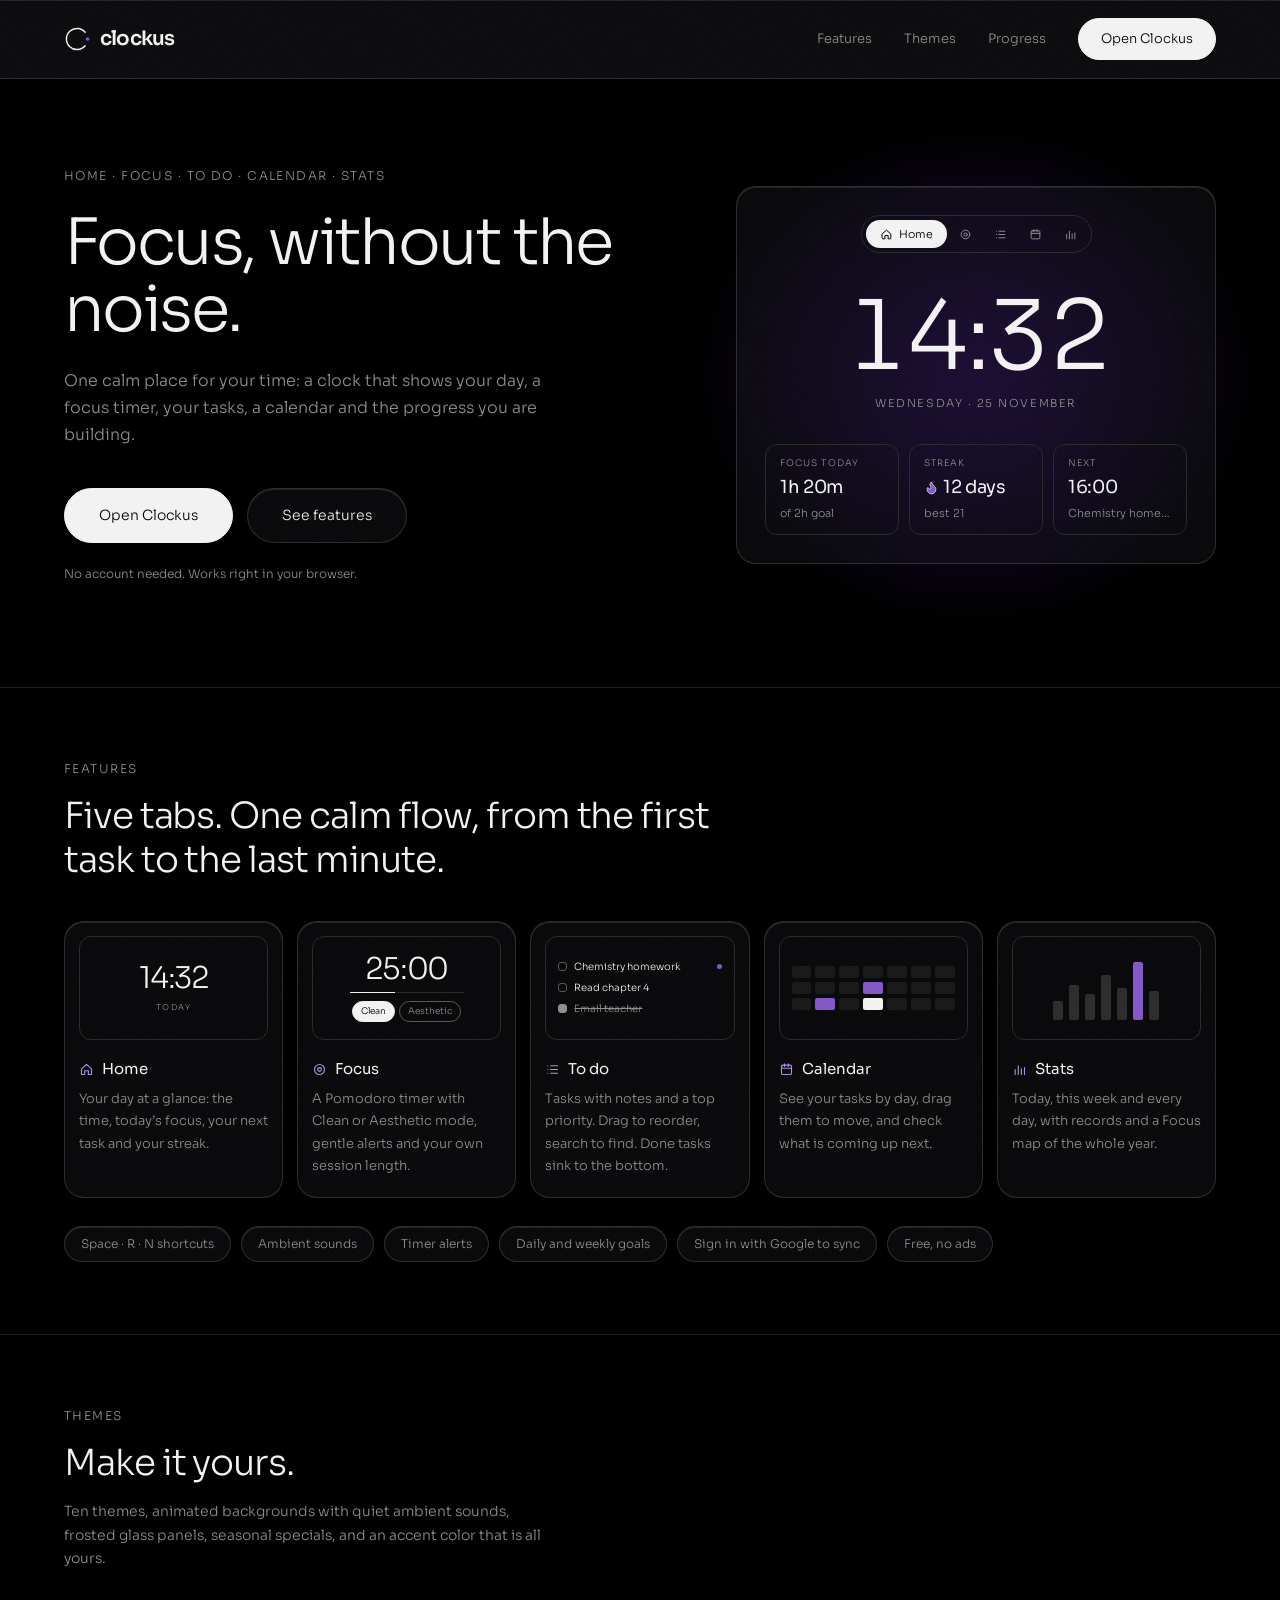
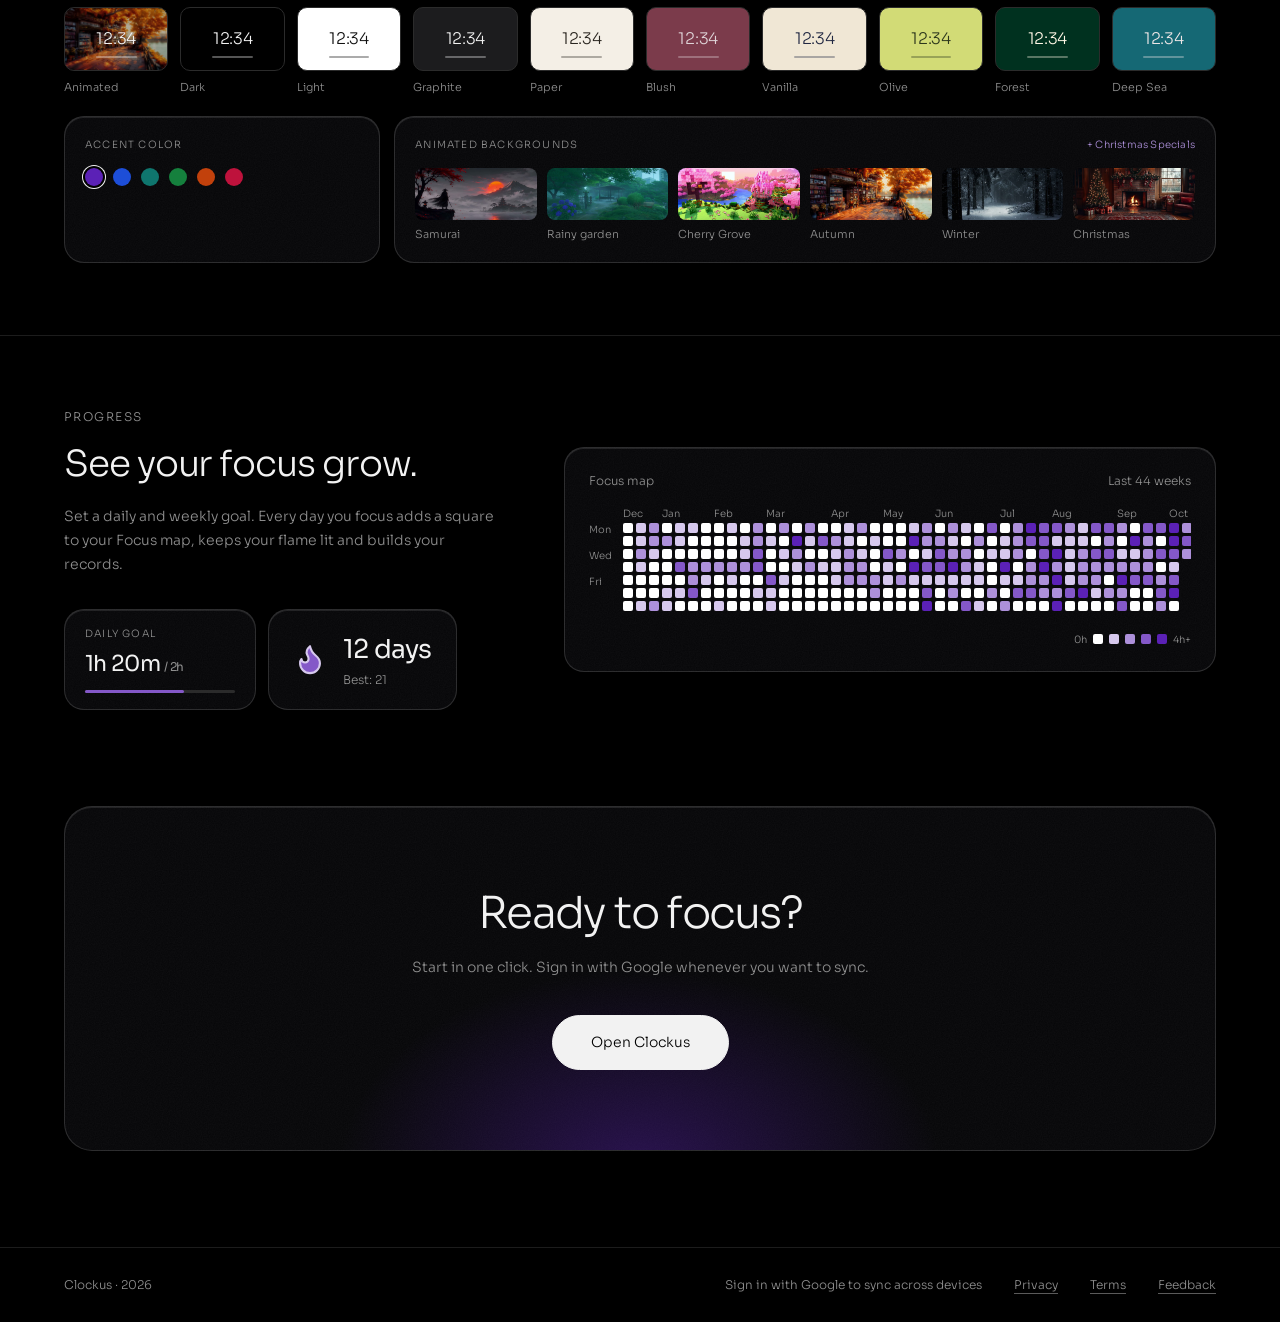
<file: index.html>
<!DOCTYPE html>
<html lang="en">
<head>
    <meta charset="UTF-8">
    <meta name="viewport" content="width=device-width, initial-scale=1.0">
    <title>Clockus · Focus, without the noise</title>
    <meta name="description" content="Clockus is a calm focus timer with a pomodoro, clock, to-do list and stats. No account needed.">
    <meta name="theme-color" content="#000000">
    <link rel="icon" href="favicon.svg" type="image/svg+xml">
    <link rel="icon" href="favicon.ico" sizes="48x48">
    <link rel="apple-touch-icon" href="apple-touch-icon.png">
    <link rel="manifest" href="/manifest.json">
    <!-- GoatCounter: visits counted anonymously, no cookies (see privacy.html) -->
    <script data-goatcounter="https://clockus.goatcounter.com/count" async src="//gc.zgo.at/count.js"></script>
    <meta property="og:type" content="website">
    <meta property="og:site_name" content="Clockus">
    <meta property="og:title" content="Clockus · Focus, without the noise">
    <meta property="og:description" content="A calm pomodoro timer, clock and to-do list, with stats, streaks and sync.">
    <meta property="og:url" content="https://clockus.live/">
    <meta property="og:image" content="https://clockus.live/og-image.png">
    <meta property="og:image:width" content="1200">
    <meta property="og:image:height" content="630">
    <meta name="twitter:card" content="summary_large_image">
    <meta name="twitter:title" content="Clockus · Focus, without the noise">
    <meta name="twitter:description" content="A calm pomodoro timer, clock and to-do list, with stats, streaks and sync.">
    <meta name="twitter:image" content="https://clockus.live/og-image.png">
    <script>
        // After a Google sign-in the browser can come back here; pass the login on to the app
        if (/access_token=|refresh_token=|[?&]code=|error_description=/.test(location.hash + location.search)) {
            location.replace('app' + location.search + location.hash);
        }
    </script>
    <link rel="preconnect" href="https://fonts.googleapis.com">
    <link rel="preconnect" href="https://fonts.gstatic.com" crossorigin>
    <link href="https://fonts.googleapis.com/css2?family=Sora:wght@100..800&display=swap" rel="stylesheet">
    <link rel="stylesheet" href="css/landing.css?v=9">
    <link rel="stylesheet" href="css/feedback.css?v=2">
    <link rel="stylesheet" href="css/glass.css?v=7">
</head>
<body>
    <header class="topbar">
        <div class="wrap topbar-inner">
            <a class="logo" href="#top" aria-label="Clockus">
                <svg viewBox="0 0 64 64" fill="none" aria-hidden="true"><path d="M51.92 48.71A26 26 0 1 1 51.92 15.29" stroke="#f2f2f2" stroke-width="3.5" stroke-linecap="round"/><circle cx="58" cy="32" r="4.5" fill="#8458c8"/></svg>
                <span>clockus</span>
            </a>
            <nav class="nav-links" aria-label="Main">
                <a class="link" href="#features">Features</a>
                <a class="link" href="#themes">Themes</a>
                <a class="link" href="#progress">Progress</a>
                <a class="btn primary small" href="app">Open Clockus</a>
            </nav>
        </div>
    </header>

    <main id="top">
        <section class="wrap hero">
            <div class="hero-text">
                <p class="deleted-note" id="deleted-note" role="status" hidden>Your account was deleted.</p>
                <p class="eyebrow">HOME · FOCUS · TO DO · CALENDAR · STATS</p>
                <h1>Focus, without the noise.</h1>
                <p class="lead">One calm place for your time: a clock that shows your day, a focus timer, your tasks, a calendar and the progress you are building.</p>
                <div class="actions">
                    <a class="btn primary" href="app">Open Clockus</a>
                    <a class="btn" href="#features">See features</a>
                </div>
                <p class="note">No account needed. Works right in your browser.</p>
            </div>
            <div class="hero-visual" aria-hidden="true">
                <div class="timer-card home-card">
                    <div class="app-tabs">
                        <span class="on"><svg viewBox="0 0 24 24"><path d="M4 11l8-7 8 7v8a1 1 0 0 1-1 1h-4v-6H9v6H5a1 1 0 0 1-1-1z"/></svg>Home</span>
                        <span><svg viewBox="0 0 24 24"><circle cx="12" cy="12" r="8"/><circle cx="12" cy="12" r="3"/></svg></span>
                        <span><svg viewBox="0 0 24 24"><path d="M9 6h11M9 12h11M9 18h11M4.5 6h.01M4.5 12h.01M4.5 18h.01"/></svg></span>
                        <span><svg viewBox="0 0 24 24"><rect x="4" y="5" width="16" height="15" rx="2"/><path d="M4 10h16M9 3v4M15 3v4"/></svg></span>
                        <span><svg viewBox="0 0 24 24"><path d="M5 20V12M10 20V6M15 20v-9M20 20V9"/></svg></span>
                    </div>
                    <div class="home-time">14:32</div>
                    <div class="home-date">WEDNESDAY · 25 NOVEMBER</div>
                    <div class="home-tiles">
                        <div class="home-tile"><span class="tile-label">FOCUS TODAY</span><span class="tile-val">1h 20m</span><span class="tile-sub">of 2h goal</span></div>
                        <div class="home-tile"><span class="tile-label">STREAK</span><span class="tile-val"><svg class="flame" viewBox="0 0 24 24"><path d="M8.5 14.5A2.5 2.5 0 0 0 11 12c0-1.38-.5-2-1-3-1.072-2.143-.224-4.054 2-6 .5 2.5 2 4.9 4 6.5 2 1.6 3 3.5 3 5.5a7 7 0 1 1-14 0c0-1.153.433-2.294 1-3a2.5 2.5 0 0 0 2.5 2.5z"/></svg>12 days</span><span class="tile-sub">best 21</span></div>
                        <div class="home-tile"><span class="tile-label">NEXT</span><span class="tile-val">16:00</span><span class="tile-sub">Chemistry homework</span></div>
                    </div>
                </div>
            </div>
        </section>

        <section class="section" id="features">
            <div class="wrap">
                <p class="eyebrow">FEATURES</p>
                <h2>Five tabs. One calm flow, from the first task to the last minute.</h2>
                <div class="grid tabs-grid">
                <article class="card tab-card">
                    <div class="tab-preview" aria-hidden="true">
                        <div class="tp-clock">14:32</div>
                        <div class="tp-cap">TODAY</div>
                    </div>
                    <h3><svg viewBox="0 0 24 24" aria-hidden="true"><path d="M4 11l8-7 8 7v8a1 1 0 0 1-1 1h-4v-6H9v6H5a1 1 0 0 1-1-1z"/></svg>Home</h3>
                    <p>Your day at a glance: the time, today&rsquo;s focus, your next task and your streak.</p>
                </article>
                <article class="card tab-card">
                    <div class="tab-preview" aria-hidden="true">
                        <div class="tp-clock">25:00</div>
                        <div class="tp-line"><div></div></div>
                        <div class="tp-modes"><span class="on">Clean</span><span>Aesthetic</span></div>
                    </div>
                    <h3><svg viewBox="0 0 24 24" aria-hidden="true"><circle cx="12" cy="12" r="8"/><circle cx="12" cy="12" r="3"/></svg>Focus</h3>
                    <p>A Pomodoro timer with Clean or Aesthetic mode, gentle alerts and your own session length.</p>
                </article>
                <article class="card tab-card">
                    <div class="tab-preview tp-tasks" aria-hidden="true">
                        <div class="tp-task"><i></i><span>Chemistry homework</span><b></b></div>
                        <div class="tp-task"><i></i><span>Read chapter 4</span></div>
                        <div class="tp-task done"><i></i><span>Email teacher</span></div>
                    </div>
                    <h3><svg viewBox="0 0 24 24" aria-hidden="true"><path d="M9 6h11M9 12h11M9 18h11M4.5 6h.01M4.5 12h.01M4.5 18h.01"/></svg>To do</h3>
                    <p>Tasks with notes and a top priority. Drag to reorder, search to find. Done tasks sink to the bottom.</p>
                </article>
                <article class="card tab-card">
                    <div class="tab-preview" aria-hidden="true">
                        <div class="tp-cal"><i></i><i></i><i></i><i></i><i></i><i></i><i></i><i></i><i></i><i></i><i class="m"></i><i></i><i></i><i></i><i></i><i class="m"></i><i></i><i class="t"></i><i></i><i></i><i></i></div>
                    </div>
                    <h3><svg viewBox="0 0 24 24" aria-hidden="true"><rect x="4" y="5" width="16" height="15" rx="2"/><path d="M4 10h16M9 3v4M15 3v4"/></svg>Calendar</h3>
                    <p>See your tasks by day, drag them to move, and check what is coming up next.</p>
                </article>
                <article class="card tab-card">
                    <div class="tab-preview" aria-hidden="true">
                        <div class="tp-bars"><i style="height:30%"></i><i style="height:55%"></i><i style="height:40%"></i><i style="height:70%"></i><i style="height:50%"></i><i class="m" style="height:90%"></i><i style="height:45%"></i></div>
                    </div>
                    <h3><svg viewBox="0 0 24 24" aria-hidden="true"><path d="M5 20V12M10 20V6M15 20v-9M20 20V9"/></svg>Stats</h3>
                    <p>Today, this week and every day, with records and a Focus map of the whole year.</p>
                </article>
                </div>
                <ul class="chips">
                <li>Space · R · N shortcuts</li>
                <li>Ambient sounds</li>
                <li>Timer alerts</li>
                <li>Daily and weekly goals</li>
                <li>Sign in with Google to sync</li>
                <li>Free, no ads</li>
                </ul>
            </div>
        </section>

        <section class="section" id="themes">
            <div class="wrap">
                <p class="eyebrow">THEMES</p>
                <h2 class="themes-title">Make it yours.</h2>
                <p class="lead small">Ten themes, animated backgrounds with quiet ambient sounds, frosted glass panels, seasonal specials, and an accent color that is all yours.</p>
                <ul class="theme-row">
                    <li><div aria-hidden="true" class="theme-tile th-animated"><span>12:34</span></div>Animated</li>
                    <li><div aria-hidden="true" class="theme-tile" style="--bg:#000;--fg:#f2f2f2"><span>12:34</span></div>Dark</li>
                    <li><div aria-hidden="true" class="theme-tile" style="--bg:#fff;--fg:#111"><span>12:34</span></div>Light</li>
                    <li><div aria-hidden="true" class="theme-tile" style="--bg:#1c1c1e;--fg:#f2f2f2"><span>12:34</span></div>Graphite</li>
                    <li><div aria-hidden="true" class="theme-tile" style="--bg:#f4efe6;--fg:#2a2620"><span>12:34</span></div>Paper</li>
                    <li><div aria-hidden="true" class="theme-tile" style="--bg:#7b3b4b;--fg:#dfd4d8"><span>12:34</span></div>Blush</li>
                    <li><div aria-hidden="true" class="theme-tile" style="--bg:#f0e7d5;--fg:#212842"><span>12:34</span></div>Vanilla</li>
                    <li><div aria-hidden="true" class="theme-tile" style="--bg:#d2db76;--fg:#2d371d"><span>12:34</span></div>Olive</li>
                    <li><div aria-hidden="true" class="theme-tile" style="--bg:#00311f;--fg:#fff7e6"><span>12:34</span></div>Forest</li>
                    <li><div aria-hidden="true" class="theme-tile" style="--bg:#156874;--fg:#ede6e6"><span>12:34</span></div>Deep Sea</li>
                </ul>
                <div class="theme-extras">
                    <div class="extra-card">
                        <p class="extra-title">ACCENT COLOR</p>
                        <div class="accent-dots" role="img" aria-label="Violet, blue, teal, green, orange, rose, or any color you pick">
                            <i class="on" style="--c:#5b21b6"></i><i style="--c:#1d4ed8"></i><i style="--c:#0f766e"></i><i style="--c:#15803d"></i><i style="--c:#c2410c"></i><i style="--c:#be123c"></i>
                        </div>
                    </div>
                    <div class="extra-card">
                        <p class="extra-title"><span>ANIMATED BACKGROUNDS</span><span class="extra-tag">+ Christmas Specials</span></p>
                        <ul class="bg-row">
                            <li><img src="backgrounds/samurai.jpg" alt="" loading="lazy" decoding="async">Samurai</li>
                            <li><img src="backgrounds/rainy-garden.jpg" alt="" loading="lazy" decoding="async">Rainy garden</li>
                            <li><img src="backgrounds/cherry-grove.jpg" alt="" loading="lazy" decoding="async">Cherry Grove</li>
                            <li><img src="backgrounds/autumn.jpg" alt="" loading="lazy" decoding="async">Autumn</li>
                            <li><img src="backgrounds/winter.jpg" alt="" loading="lazy" decoding="async">Winter</li>
                            <li><img src="backgrounds/christmas.jpg" alt="" loading="lazy" decoding="async">Christmas</li>
                        </ul>
                    </div>
                </div>
            </div>
        </section>

        <section class="section" id="progress">
            <div class="wrap split">
                <div class="split-text">
                    <p class="eyebrow">PROGRESS</p>
                    <h2>See your focus grow.</h2>
                    <p class="lead small">Set a daily and weekly goal. Every day you focus adds a square to your Focus map, keeps your flame lit and builds your records.</p>
                    <div class="progress-tiles">
                    <div class="goal-chip">
                        <div class="goal-label">DAILY GOAL</div>
                        <div class="goal-n">1h 20m <span>/ 2h</span></div>
                        <div class="goal-bar"><div></div></div>
                    </div>
                    <div class="streak-chip">
                        <svg width="34" height="34" viewBox="0 0 24 24" fill="#8458c8" stroke="#d6c8ed" stroke-width="1.5" stroke-linecap="round" stroke-linejoin="round" aria-hidden="true"><path d="M8.5 14.5A2.5 2.5 0 0 0 11 12c0-1.38-.5-2-1-3-1.072-2.143-.224-4.054 2-6 .5 2.5 2 4.9 4 6.5 2 1.6 3 3.5 3 5.5a7 7 0 1 1-14 0c0-1.153.433-2.294 1-3a2.5 2.5 0 0 0 2.5 2.5z"/></svg>
                        <div><div class="streak-n">12 days</div><div class="streak-sub">Best: 21</div></div>
                    </div>
                    </div>
                </div>
                <div class="map-card" role="img" aria-label="Sample Focus map showing about ten months of daily focus time">
                    <div class="map-head"><span>Focus map</span><span>Last 44 weeks</span></div>
                    <div class="map-scroll">
                        <div class="map-inner">
                            <div class="map-days"><span>Mon</span><span></span><span>Wed</span><span></span><span>Fri</span><span></span><span></span></div>
                            <div class="map-main">
                                <div class="map-months"><span style="left:0px">Dec</span><span style="left:39px">Jan</span><span style="left:91px">Feb</span><span style="left:143px">Mar</span><span style="left:208px">Apr</span><span style="left:260px">May</span><span style="left:312px">Jun</span><span style="left:377px">Jul</span><span style="left:429px">Aug</span><span style="left:494px">Sep</span><span style="left:546px">Oct</span></div>
                                <div class="map-grid"><i class="l0"></i><i class="l0"></i><i class="l0"></i><i class="l0"></i><i class="l0"></i><i class="l0"></i><i class="l0"></i><i class="l1"></i><i class="l1"></i><i class="l2"></i><i class="l1"></i><i class="l0"></i><i class="l0"></i><i class="l1"></i><i class="l2"></i><i class="l2"></i><i class="l1"></i><i class="l0"></i><i class="l0"></i><i class="l0"></i><i class="l2"></i><i class="l0"></i><i class="l2"></i><i class="l0"></i><i class="l0"></i><i class="l0"></i><i class="l1"></i><i class="l1"></i><i class="l1"></i><i class="l1"></i><i class="l0"></i><i class="l3"></i><i class="l0"></i><i class="l1"></i><i class="l0"></i><i class="l1"></i><i class="l0"></i><i class="l0"></i><i class="l2"></i><i class="l2"></i><i class="l3"></i><i class="l0"></i><i class="l0"></i><i class="l0"></i><i class="l0"></i><i class="l2"></i><i class="l1"></i><i class="l0"></i><i class="l0"></i><i class="l0"></i><i class="l0"></i><i class="l0"></i><i class="l2"></i><i class="l0"></i><i class="l0"></i><i class="l1"></i><i class="l1"></i><i class="l0"></i><i class="l0"></i><i class="l2"></i><i class="l1"></i><i class="l0"></i><i class="l0"></i><i class="l0"></i><i class="l1"></i><i class="l1"></i><i class="l2"></i><i class="l0"></i><i class="l0"></i><i class="l0"></i><i class="l2"></i><i class="l2"></i><i class="l3"></i><i class="l3"></i><i class="l0"></i><i class="l1"></i><i class="l0"></i><i class="l0"></i><i class="l1"></i><i class="l0"></i><i class="l0"></i><i class="l3"></i><i class="l1"></i><i class="l1"></i><i class="l2"></i><i class="l0"></i><i class="l1"></i><i class="l0"></i><i class="l1"></i><i class="l0"></i><i class="l0"></i><i class="l0"></i><i class="l4"></i><i class="l2"></i><i class="l1"></i><i class="l0"></i><i class="l0"></i><i class="l0"></i><i class="l2"></i><i class="l1"></i><i class="l0"></i><i class="l2"></i><i class="l0"></i><i class="l0"></i><i class="l0"></i><i class="l0"></i><i class="l3"></i><i class="l0"></i><i class="l1"></i><i class="l0"></i><i class="l0"></i><i class="l0"></i><i class="l0"></i><i class="l2"></i><i class="l1"></i><i class="l1"></i><i class="l1"></i><i class="l0"></i><i class="l0"></i><i class="l1"></i><i class="l1"></i><i class="l2"></i><i class="l2"></i><i class="l2"></i><i class="l0"></i><i class="l0"></i><i class="l2"></i><i class="l0"></i><i class="l1"></i><i class="l2"></i><i class="l2"></i><i class="l0"></i><i class="l0"></i><i class="l0"></i><i class="l1"></i><i class="l0"></i><i class="l0"></i><i class="l2"></i><i class="l2"></i><i class="l0"></i><i class="l0"></i><i class="l0"></i><i class="l3"></i><i class="l1"></i><i class="l1"></i><i class="l0"></i><i class="l0"></i><i class="l0"></i><i class="l0"></i><i class="l2"></i><i class="l0"></i><i class="l2"></i><i class="l0"></i><i class="l0"></i><i class="l1"></i><i class="l4"></i><i class="l0"></i><i class="l4"></i><i class="l1"></i><i class="l0"></i><i class="l0"></i><i class="l2"></i><i class="l2"></i><i class="l1"></i><i class="l3"></i><i class="l1"></i><i class="l3"></i><i class="l4"></i><i class="l0"></i><i class="l2"></i><i class="l3"></i><i class="l3"></i><i class="l1"></i><i class="l0"></i><i class="l0"></i><i class="l2"></i><i class="l1"></i><i class="l2"></i><i class="l4"></i><i class="l1"></i><i class="l2"></i><i class="l0"></i><i class="l1"></i><i class="l0"></i><i class="l2"></i><i class="l2"></i><i class="l1"></i><i class="l0"></i><i class="l3"></i><i class="l0"></i><i class="l2"></i><i class="l0"></i><i class="l1"></i><i class="l1"></i><i class="l0"></i><i class="l1"></i><i class="l3"></i><i class="l0"></i><i class="l1"></i><i class="l0"></i><i class="l0"></i><i class="l2"></i><i class="l0"></i><i class="l0"></i><i class="l1"></i><i class="l1"></i><i class="l4"></i><i class="l1"></i><i class="l0"></i><i class="l2"></i><i class="l2"></i><i class="l2"></i><i class="l2"></i><i class="l0"></i><i class="l1"></i><i class="l3"></i><i class="l0"></i><i class="l4"></i><i class="l3"></i><i class="l0"></i><i class="l2"></i><i class="l2"></i><i class="l3"></i><i class="l0"></i><i class="l3"></i><i class="l3"></i><i class="l3"></i><i class="l4"></i><i class="l2"></i><i class="l2"></i><i class="l0"></i><i class="l3"></i><i class="l1"></i><i class="l4"></i><i class="l2"></i><i class="l4"></i><i class="l2"></i><i class="l4"></i><i class="l2"></i><i class="l1"></i><i class="l1"></i><i class="l1"></i><i class="l1"></i><i class="l3"></i><i class="l0"></i><i class="l1"></i><i class="l1"></i><i class="l2"></i><i class="l2"></i><i class="l2"></i><i class="l4"></i><i class="l0"></i><i class="l3"></i><i class="l0"></i><i class="l3"></i><i class="l2"></i><i class="l2"></i><i class="l1"></i><i class="l0"></i><i class="l3"></i><i class="l2"></i><i class="l3"></i><i class="l2"></i><i class="l0"></i><i class="l2"></i><i class="l0"></i><i class="l2"></i><i class="l0"></i><i class="l1"></i><i class="l2"></i><i class="l4"></i><i class="l2"></i><i class="l3"></i><i class="l0"></i><i class="l4"></i><i class="l1"></i><i class="l2"></i><i class="l3"></i><i class="l0"></i><i class="l0"></i><i class="l3"></i><i class="l2"></i><i class="l2"></i><i class="l2"></i><i class="l3"></i><i class="l0"></i><i class="l0"></i><i class="l3"></i><i class="l0"></i><i class="l3"></i><i class="l0"></i><i class="l2"></i><i class="l3"></i><i class="l2"></i><i class="l4"></i><i class="l4"></i><i class="l3"></i><i class="l1"></i><i class="l3"></i><i class="l4"></i><i class="l0"></i><i class="l2"></i><i class="l3"></i><i class="l2"></i></div>
                            </div>
                        </div>
                    </div>
                    <div class="map-legend"><span>0h</span><i class="l0"></i><i class="l1"></i><i class="l2"></i><i class="l3"></i><i class="l4"></i><span>4h+</span></div>
                </div>
            </div>
        </section>

        <section class="wrap closing">
            <div class="cta">
                <h2>Ready to focus?</h2>
                <p>Start in one click. Sign in with Google whenever you want to sync.</p>
                <a class="btn primary big" href="app">Open Clockus</a>
            </div>
        </section>
    </main>

    <footer class="footer">
        <div class="wrap footer-inner">
            <span>Clockus · 2026</span>
            <span class="footer-links">
                <span>Sign in with Google to sync across devices</span>
                <a href="privacy.html">Privacy</a>
                <a href="terms.html">Terms</a>
                <a href="#feedback" data-feedback aria-haspopup="dialog">Feedback</a>
            </span>
        </div>
    </footer>
    <script>
        // After "Delete account" in the app: a short line, then a clean address
        if (/[?&]deleted=1/.test(location.search)) {
            document.getElementById('deleted-note').hidden = false;
            history.replaceState(null, '', location.pathname + location.hash);
        }
    </script>
    <script src="js/feedback.js?v=1"></script>
</body>
</html>
</file>
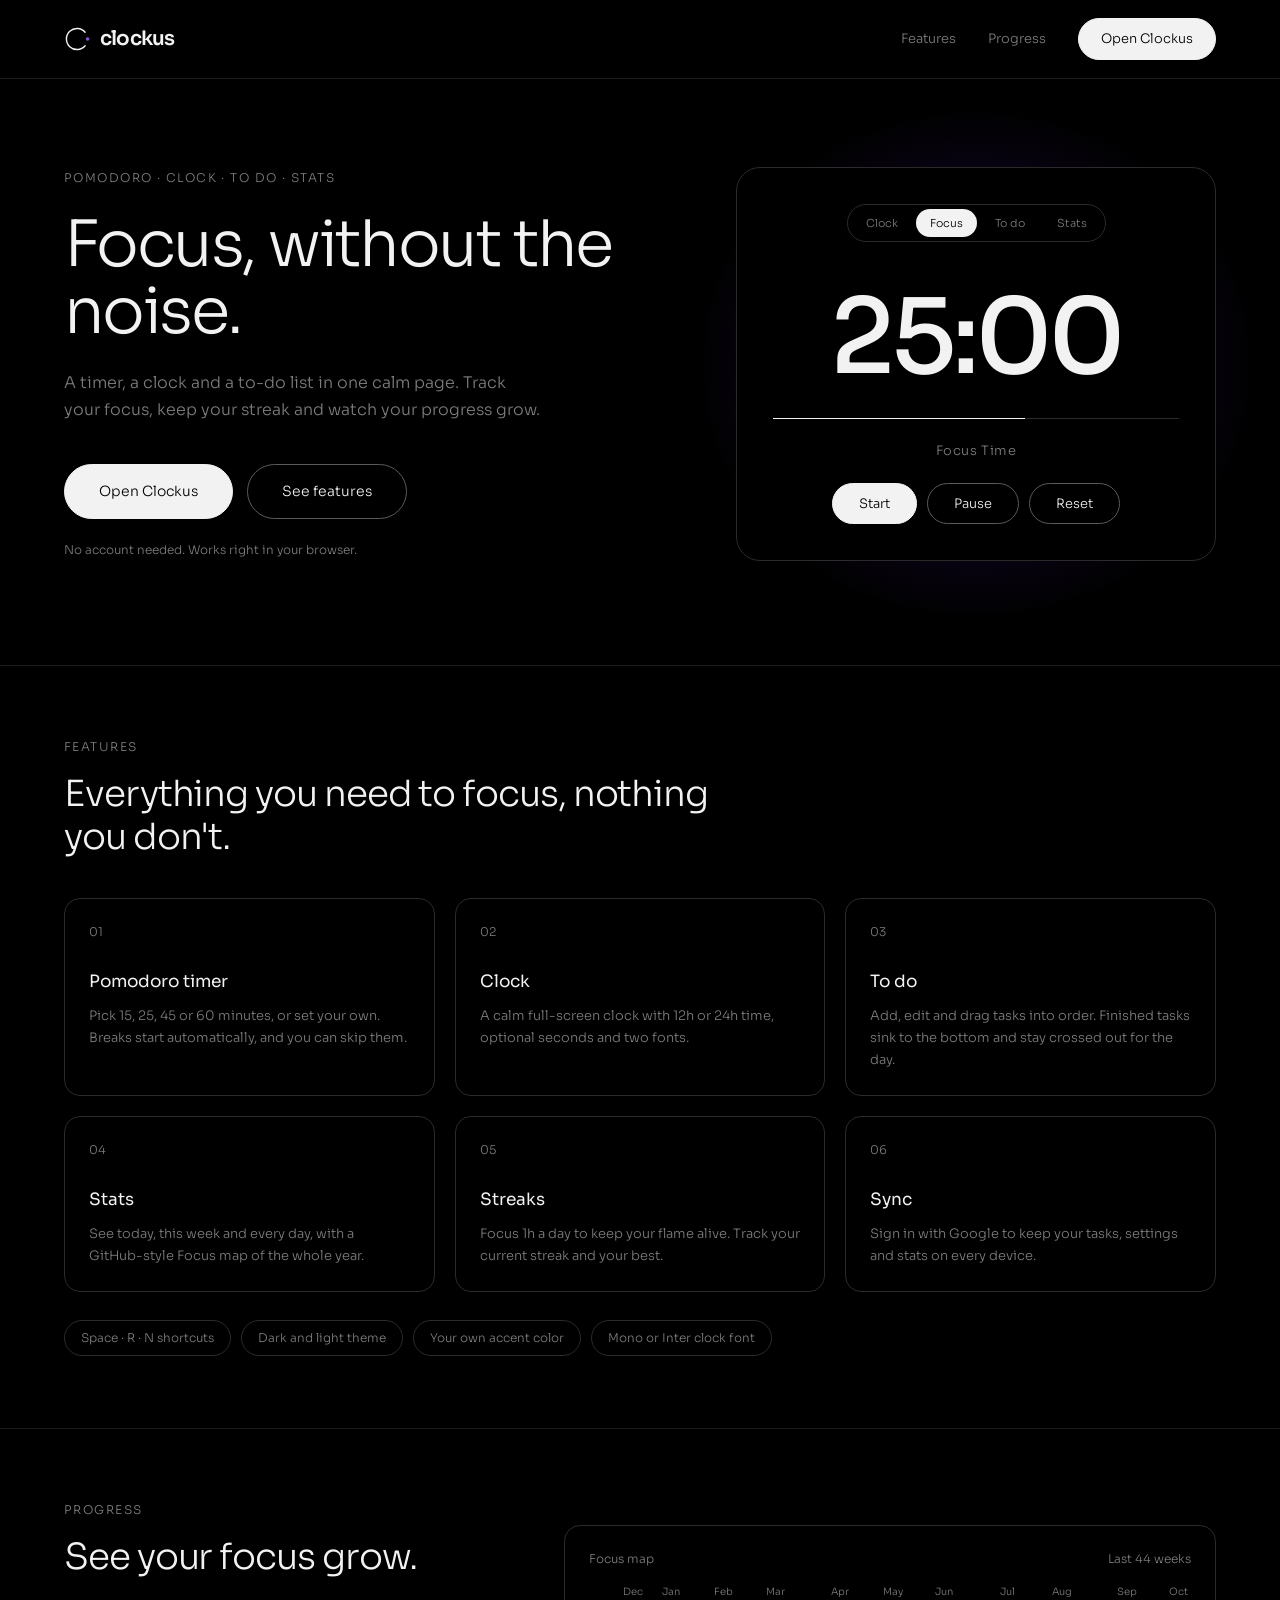
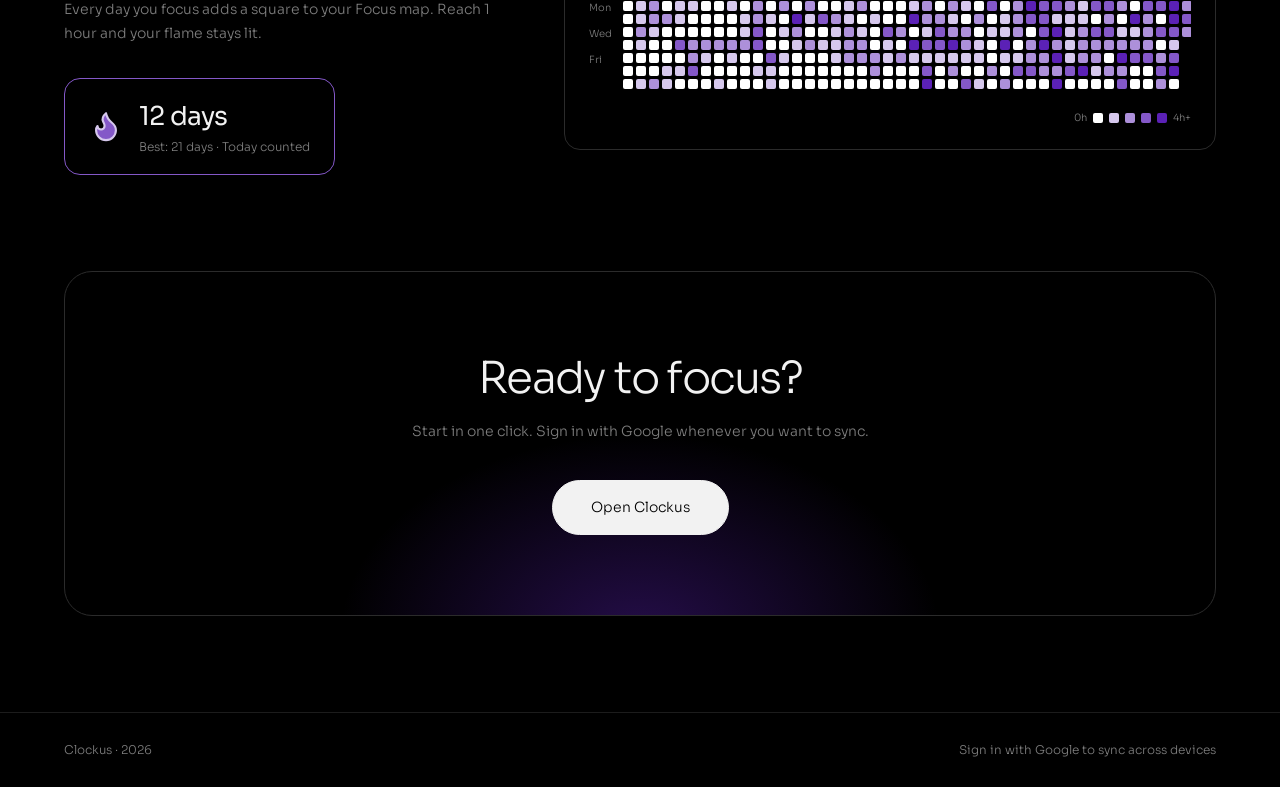
<file: site/index.html>
<!DOCTYPE html>
<html lang="en">
<head>
    <meta charset="UTF-8">
    <meta name="viewport" content="width=device-width, initial-scale=1.0">
    <title>Clockus · Focus, without the noise</title>
    <meta name="description" content="Clockus is a calm productivity tool: a pomodoro timer, a clock and a to-do list in one page, with stats, streaks and sync.">
    <meta name="theme-color" content="#000000">
    <link rel="icon" href="favicon.svg" type="image/svg+xml">
    <link rel="icon" href="favicon.ico" sizes="48x48">
    <link rel="apple-touch-icon" href="apple-touch-icon.png">
    <link rel="manifest" href="manifest.webmanifest">
    <meta property="og:type" content="website">
    <meta property="og:site_name" content="Clockus">
    <meta property="og:title" content="Clockus · Focus, without the noise">
    <meta property="og:description" content="A calm pomodoro timer, clock and to-do list, with stats, streaks and sync.">
    <meta property="og:url" content="https://clockus.live/">
    <meta property="og:image" content="https://clockus.live/og-image.png">
    <meta property="og:image:width" content="1200">
    <meta property="og:image:height" content="630">
    <meta name="twitter:card" content="summary_large_image">
    <meta name="twitter:title" content="Clockus · Focus, without the noise">
    <meta name="twitter:description" content="A calm pomodoro timer, clock and to-do list, with stats, streaks and sync.">
    <meta name="twitter:image" content="https://clockus.live/og-image.png">
    <script>
        // After a Google sign-in the browser can come back here; pass the login on to the app
        if (/access_token=|refresh_token=|[?&]code=|error_description=/.test(location.hash + location.search)) {
            location.replace('app' + location.search + location.hash);
        }
    </script>
    <link rel="preconnect" href="https://fonts.googleapis.com">
    <link rel="preconnect" href="https://fonts.gstatic.com" crossorigin>
    <link href="https://fonts.googleapis.com/css2?family=Sora:wght@100..800&display=swap" rel="stylesheet">
    <link rel="stylesheet" href="css/landing.css?v=5">
</head>
<body>
    <header class="topbar">
        <div class="wrap topbar-inner">
            <a class="logo" href="#top" aria-label="Clockus">
                <svg viewBox="0 0 64 64" fill="none" aria-hidden="true"><path d="M51.92 48.71A26 26 0 1 1 51.92 15.29" stroke="#f2f2f2" stroke-width="3.5" stroke-linecap="round"/><circle cx="58" cy="32" r="4.5" fill="#8458c8"/></svg>
                <span>clockus</span>
            </a>
            <nav class="nav-links" aria-label="Main">
                <a class="link" href="#features">Features</a>
                <a class="link" href="#progress">Progress</a>
                <a class="btn primary small" href="app">Open Clockus</a>
            </nav>
        </div>
    </header>

    <main id="top">
        <section class="wrap hero">
            <div class="hero-text">
                <p class="eyebrow">POMODORO · CLOCK · TO DO · STATS</p>
                <h1>Focus, without the noise.</h1>
                <p class="lead">A timer, a clock and a to-do list in one calm page. Track your focus, keep your streak and watch your progress grow.</p>
                <div class="actions">
                    <a class="btn primary" href="app">Open Clockus</a>
                    <a class="btn" href="#features">See features</a>
                </div>
                <p class="note">No account needed. Works right in your browser.</p>
            </div>
            <div class="hero-visual" aria-hidden="true">
                <div class="timer-card">
                    <div class="mini-tabs"><span>Clock</span><span class="on">Focus</span><span>To do</span><span>Stats</span></div>
                    <div class="timer-clock">25:00</div>
                    <div class="timer-line"><div></div></div>
                    <div class="timer-status">Focus Time</div>
                    <div class="timer-buttons"><span class="pill primary">Start</span><span class="pill">Pause</span><span class="pill">Reset</span></div>
                </div>
            </div>
        </section>

        <section class="section" id="features">
            <div class="wrap">
                <p class="eyebrow">FEATURES</p>
                <h2>Everything you need to focus, nothing you don't.</h2>
                <div class="grid">
                <article class="card">
                    <div class="card-num">01</div>
                    <h3>Pomodoro timer</h3>
                    <p>Pick 15, 25, 45 or 60 minutes, or set your own. Breaks start automatically, and you can skip them.</p>
                </article>
                <article class="card">
                    <div class="card-num">02</div>
                    <h3>Clock</h3>
                    <p>A calm full-screen clock with 12h or 24h time, optional seconds and two fonts.</p>
                </article>
                <article class="card">
                    <div class="card-num">03</div>
                    <h3>To do</h3>
                    <p>Add, edit and drag tasks into order. Finished tasks sink to the bottom and stay crossed out for the day.</p>
                </article>
                <article class="card">
                    <div class="card-num">04</div>
                    <h3>Stats</h3>
                    <p>See today, this week and every day, with a GitHub-style Focus map of the whole year.</p>
                </article>
                <article class="card">
                    <div class="card-num">05</div>
                    <h3>Streaks</h3>
                    <p>Focus 1h a day to keep your flame alive. Track your current streak and your best.</p>
                </article>
                <article class="card">
                    <div class="card-num">06</div>
                    <h3>Sync</h3>
                    <p>Sign in with Google to keep your tasks, settings and stats on every device.</p>
                </article>
                </div>
                <ul class="chips">
                <li>Space · R · N shortcuts</li>
                <li>Dark and light theme</li>
                <li>Your own accent color</li>
                <li>Mono or Inter clock font</li>
                </ul>
            </div>
        </section>

        <section class="section" id="progress">
            <div class="wrap split">
                <div class="split-text">
                    <p class="eyebrow">PROGRESS</p>
                    <h2>See your focus grow.</h2>
                    <p class="lead small">Every day you focus adds a square to your Focus map. Reach 1 hour and your flame stays lit.</p>
                    <div class="streak-chip">
                        <svg width="34" height="34" viewBox="0 0 24 24" fill="#8458c8" stroke="#d6c8ed" stroke-width="1.5" stroke-linecap="round" stroke-linejoin="round" aria-hidden="true"><path d="M8.5 14.5A2.5 2.5 0 0 0 11 12c0-1.38-.5-2-1-3-1.072-2.143-.224-4.054 2-6 .5 2.5 2 4.9 4 6.5 2 1.6 3 3.5 3 5.5a7 7 0 1 1-14 0c0-1.153.433-2.294 1-3a2.5 2.5 0 0 0 2.5 2.5z"/></svg>
                        <div><div class="streak-n">12 days</div><div class="streak-sub">Best: 21 days · Today counted</div></div>
                    </div>
                </div>
                <div class="map-card" role="img" aria-label="Sample Focus map showing about ten months of daily focus time">
                    <div class="map-head"><span>Focus map</span><span>Last 44 weeks</span></div>
                    <div class="map-scroll">
                        <div class="map-inner">
                            <div class="map-days"><span>Mon</span><span></span><span>Wed</span><span></span><span>Fri</span><span></span><span></span></div>
                            <div class="map-main">
                                <div class="map-months"><span style="left:0px">Dec</span><span style="left:39px">Jan</span><span style="left:91px">Feb</span><span style="left:143px">Mar</span><span style="left:208px">Apr</span><span style="left:260px">May</span><span style="left:312px">Jun</span><span style="left:377px">Jul</span><span style="left:429px">Aug</span><span style="left:494px">Sep</span><span style="left:546px">Oct</span></div>
                                <div class="map-grid"><i class="l0"></i><i class="l0"></i><i class="l0"></i><i class="l0"></i><i class="l0"></i><i class="l0"></i><i class="l0"></i><i class="l1"></i><i class="l1"></i><i class="l2"></i><i class="l1"></i><i class="l0"></i><i class="l0"></i><i class="l1"></i><i class="l2"></i><i class="l2"></i><i class="l1"></i><i class="l0"></i><i class="l0"></i><i class="l0"></i><i class="l2"></i><i class="l0"></i><i class="l2"></i><i class="l0"></i><i class="l0"></i><i class="l0"></i><i class="l1"></i><i class="l1"></i><i class="l1"></i><i class="l1"></i><i class="l0"></i><i class="l3"></i><i class="l0"></i><i class="l1"></i><i class="l0"></i><i class="l1"></i><i class="l0"></i><i class="l0"></i><i class="l2"></i><i class="l2"></i><i class="l3"></i><i class="l0"></i><i class="l0"></i><i class="l0"></i><i class="l0"></i><i class="l2"></i><i class="l1"></i><i class="l0"></i><i class="l0"></i><i class="l0"></i><i class="l0"></i><i class="l0"></i><i class="l2"></i><i class="l0"></i><i class="l0"></i><i class="l1"></i><i class="l1"></i><i class="l0"></i><i class="l0"></i><i class="l2"></i><i class="l1"></i><i class="l0"></i><i class="l0"></i><i class="l0"></i><i class="l1"></i><i class="l1"></i><i class="l2"></i><i class="l0"></i><i class="l0"></i><i class="l0"></i><i class="l2"></i><i class="l2"></i><i class="l3"></i><i class="l3"></i><i class="l0"></i><i class="l1"></i><i class="l0"></i><i class="l0"></i><i class="l1"></i><i class="l0"></i><i class="l0"></i><i class="l3"></i><i class="l1"></i><i class="l1"></i><i class="l2"></i><i class="l0"></i><i class="l1"></i><i class="l0"></i><i class="l1"></i><i class="l0"></i><i class="l0"></i><i class="l0"></i><i class="l4"></i><i class="l2"></i><i class="l1"></i><i class="l0"></i><i class="l0"></i><i class="l0"></i><i class="l2"></i><i class="l1"></i><i class="l0"></i><i class="l2"></i><i class="l0"></i><i class="l0"></i><i class="l0"></i><i class="l0"></i><i class="l3"></i><i class="l0"></i><i class="l1"></i><i class="l0"></i><i class="l0"></i><i class="l0"></i><i class="l0"></i><i class="l2"></i><i class="l1"></i><i class="l1"></i><i class="l1"></i><i class="l0"></i><i class="l0"></i><i class="l1"></i><i class="l1"></i><i class="l2"></i><i class="l2"></i><i class="l2"></i><i class="l0"></i><i class="l0"></i><i class="l2"></i><i class="l0"></i><i class="l1"></i><i class="l2"></i><i class="l2"></i><i class="l0"></i><i class="l0"></i><i class="l0"></i><i class="l1"></i><i class="l0"></i><i class="l0"></i><i class="l2"></i><i class="l2"></i><i class="l0"></i><i class="l0"></i><i class="l0"></i><i class="l3"></i><i class="l1"></i><i class="l1"></i><i class="l0"></i><i class="l0"></i><i class="l0"></i><i class="l0"></i><i class="l2"></i><i class="l0"></i><i class="l2"></i><i class="l0"></i><i class="l0"></i><i class="l1"></i><i class="l4"></i><i class="l0"></i><i class="l4"></i><i class="l1"></i><i class="l0"></i><i class="l0"></i><i class="l2"></i><i class="l2"></i><i class="l1"></i><i class="l3"></i><i class="l1"></i><i class="l3"></i><i class="l4"></i><i class="l0"></i><i class="l2"></i><i class="l3"></i><i class="l3"></i><i class="l1"></i><i class="l0"></i><i class="l0"></i><i class="l2"></i><i class="l1"></i><i class="l2"></i><i class="l4"></i><i class="l1"></i><i class="l2"></i><i class="l0"></i><i class="l1"></i><i class="l0"></i><i class="l2"></i><i class="l2"></i><i class="l1"></i><i class="l0"></i><i class="l3"></i><i class="l0"></i><i class="l2"></i><i class="l0"></i><i class="l1"></i><i class="l1"></i><i class="l0"></i><i class="l1"></i><i class="l3"></i><i class="l0"></i><i class="l1"></i><i class="l0"></i><i class="l0"></i><i class="l2"></i><i class="l0"></i><i class="l0"></i><i class="l1"></i><i class="l1"></i><i class="l4"></i><i class="l1"></i><i class="l0"></i><i class="l2"></i><i class="l2"></i><i class="l2"></i><i class="l2"></i><i class="l0"></i><i class="l1"></i><i class="l3"></i><i class="l0"></i><i class="l4"></i><i class="l3"></i><i class="l0"></i><i class="l2"></i><i class="l2"></i><i class="l3"></i><i class="l0"></i><i class="l3"></i><i class="l3"></i><i class="l3"></i><i class="l4"></i><i class="l2"></i><i class="l2"></i><i class="l0"></i><i class="l3"></i><i class="l1"></i><i class="l4"></i><i class="l2"></i><i class="l4"></i><i class="l2"></i><i class="l4"></i><i class="l2"></i><i class="l1"></i><i class="l1"></i><i class="l1"></i><i class="l1"></i><i class="l3"></i><i class="l0"></i><i class="l1"></i><i class="l1"></i><i class="l2"></i><i class="l2"></i><i class="l2"></i><i class="l4"></i><i class="l0"></i><i class="l3"></i><i class="l0"></i><i class="l3"></i><i class="l2"></i><i class="l2"></i><i class="l1"></i><i class="l0"></i><i class="l3"></i><i class="l2"></i><i class="l3"></i><i class="l2"></i><i class="l0"></i><i class="l2"></i><i class="l0"></i><i class="l2"></i><i class="l0"></i><i class="l1"></i><i class="l2"></i><i class="l4"></i><i class="l2"></i><i class="l3"></i><i class="l0"></i><i class="l4"></i><i class="l1"></i><i class="l2"></i><i class="l3"></i><i class="l0"></i><i class="l0"></i><i class="l3"></i><i class="l2"></i><i class="l2"></i><i class="l2"></i><i class="l3"></i><i class="l0"></i><i class="l0"></i><i class="l3"></i><i class="l0"></i><i class="l3"></i><i class="l0"></i><i class="l2"></i><i class="l3"></i><i class="l2"></i><i class="l4"></i><i class="l4"></i><i class="l3"></i><i class="l1"></i><i class="l3"></i><i class="l4"></i><i class="l0"></i><i class="l2"></i><i class="l3"></i><i class="l2"></i></div>
                            </div>
                        </div>
                    </div>
                    <div class="map-legend"><span>0h</span><i class="l0"></i><i class="l1"></i><i class="l2"></i><i class="l3"></i><i class="l4"></i><span>4h+</span></div>
                </div>
            </div>
        </section>

        <section class="wrap closing">
            <div class="cta">
                <h2>Ready to focus?</h2>
                <p>Start in one click. Sign in with Google whenever you want to sync.</p>
                <a class="btn primary big" href="app">Open Clockus</a>
            </div>
        </section>
    </main>

    <footer class="footer">
        <div class="wrap footer-inner">
            <span>Clockus · 2026</span>
            <span>Sign in with Google to sync across devices</span>
        </div>
    </footer>
</body>
</html>
</file>
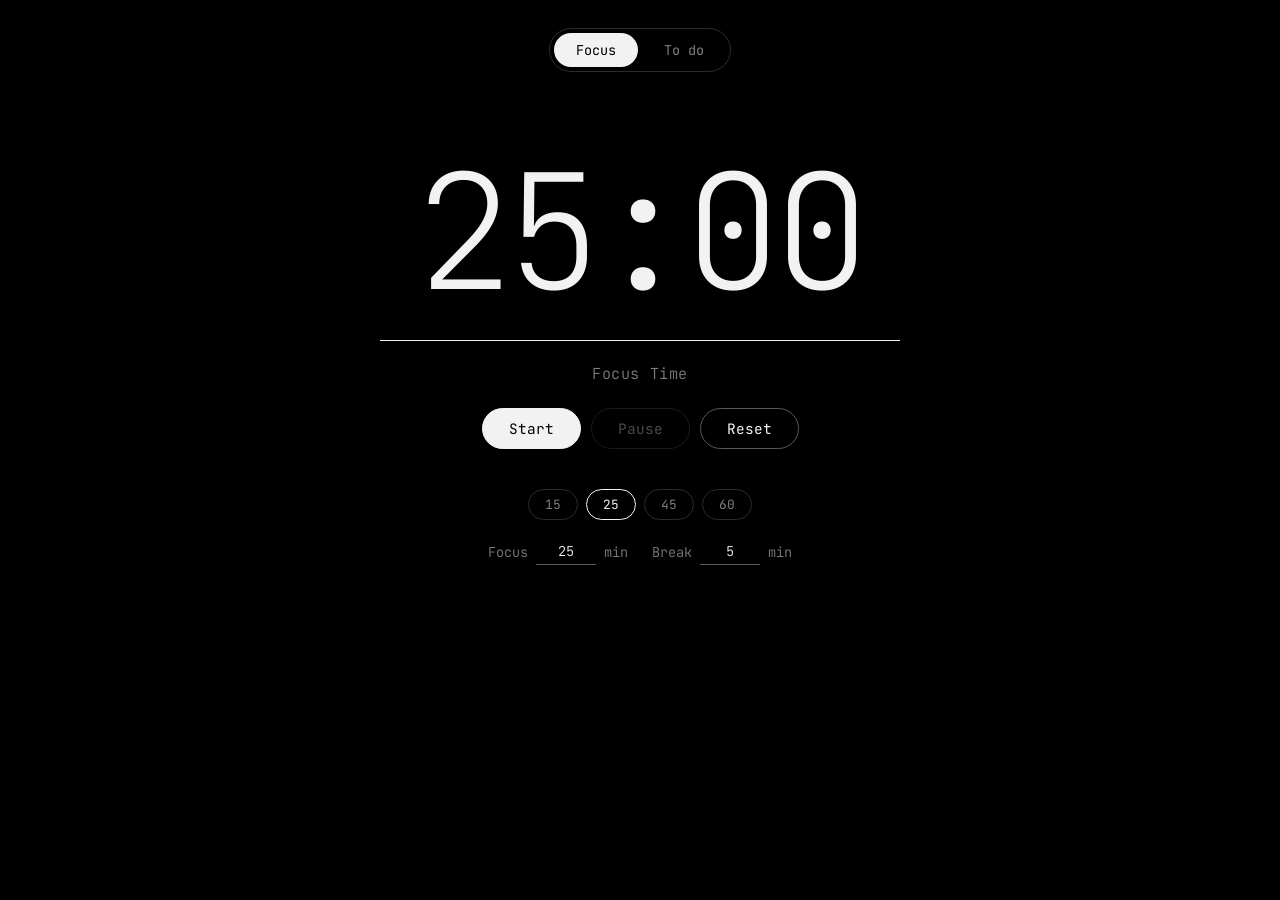
<file: archive/v1-2026-10-06/index.html>
<!DOCTYPE html>
<html lang="en">
<head>
    <meta charset="UTF-8">
    <meta name="viewport" content="width=device-width, initial-scale=1.0">
    <title>Focus</title>
    <link rel="preconnect" href="https://fonts.googleapis.com">
    <link rel="preconnect" href="https://fonts.gstatic.com" crossorigin>
    <link href="https://fonts.googleapis.com/css2?family=JetBrains+Mono:wght@200;300;400&display=swap" rel="stylesheet">
    <link rel="stylesheet" href="styles.css">
</head>
<body data-mode="focus">
    <div class="nav">
        <button class="nav-button active" id="focus-btn">Focus</button>
        <button class="nav-button" id="todo-btn">To do</button>
    </div>

    <div class="clock" id="clock">25:00</div>
    <div class="progress"><div class="progress-bar" id="progress-bar"></div></div>

    <div class="focus-container" id="focus-container">
        <div class="status" id="status">Focus Time</div>
        <div class="controls">
            <button class="btn primary" id="start-btn">Start</button>
            <button class="btn" id="pause-btn">Pause</button>
            <button class="btn" id="reset-btn">Reset</button>
        </div>

        <div class="settings">
            <div class="presets" id="presets">
                <button class="preset" data-min="15">15</button>
                <button class="preset" data-min="25">25</button>
                <button class="preset" data-min="45">45</button>
                <button class="preset" data-min="60">60</button>
            </div>
            <div class="custom">
                <label>Focus <input type="number" id="focus-input" min="1" max="180" value="25"> min</label>
                <label>Break <input type="number" id="break-input" min="1" max="60" value="5"> min</label>
            </div>
        </div>
    </div>

    <div class="todo-container" id="todo-container">
        <div class="todo-input">
            <input type="text" id="task-input" placeholder="Enter a task..." maxlength="120">
            <button class="btn primary" id="add-btn">Add</button>
        </div>
        <ul class="todo-list" id="todo-list"></ul>
    </div>

    <script src="script.js"></script>
</body>
</html>
</file>
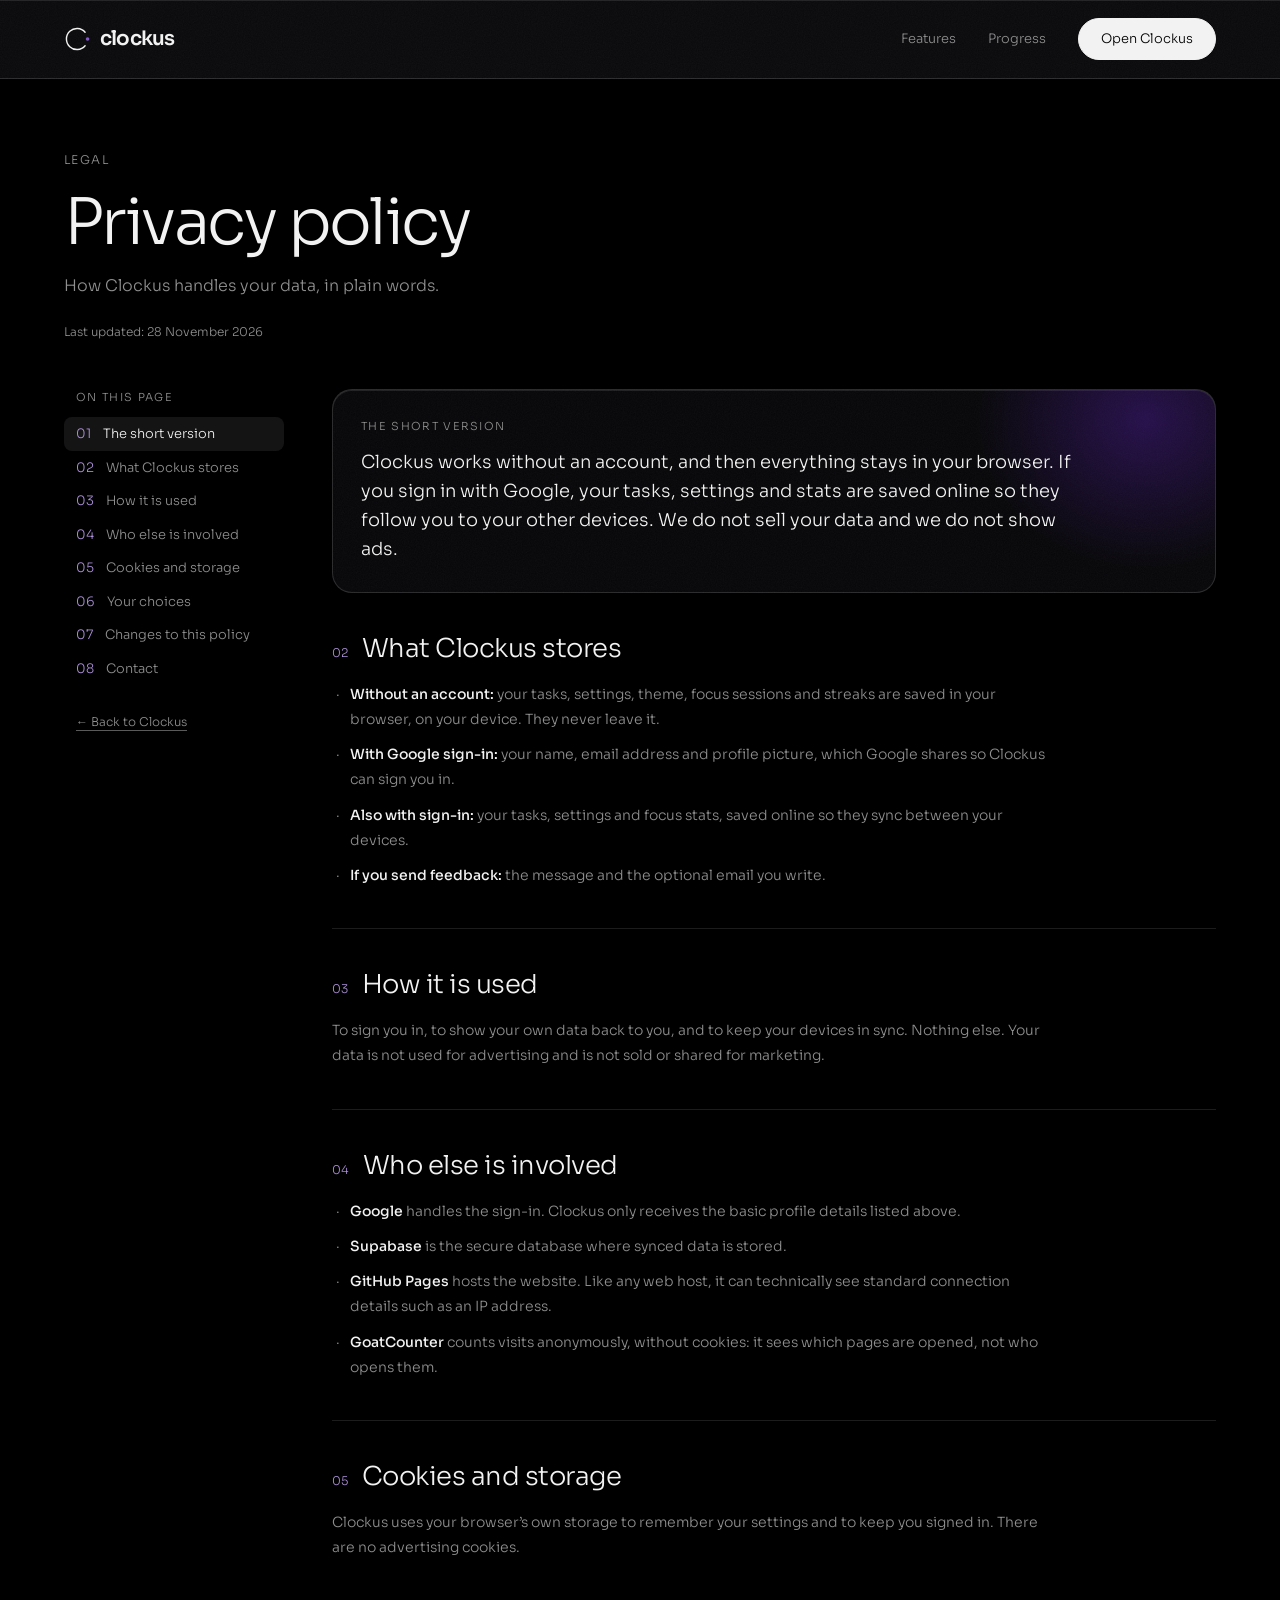
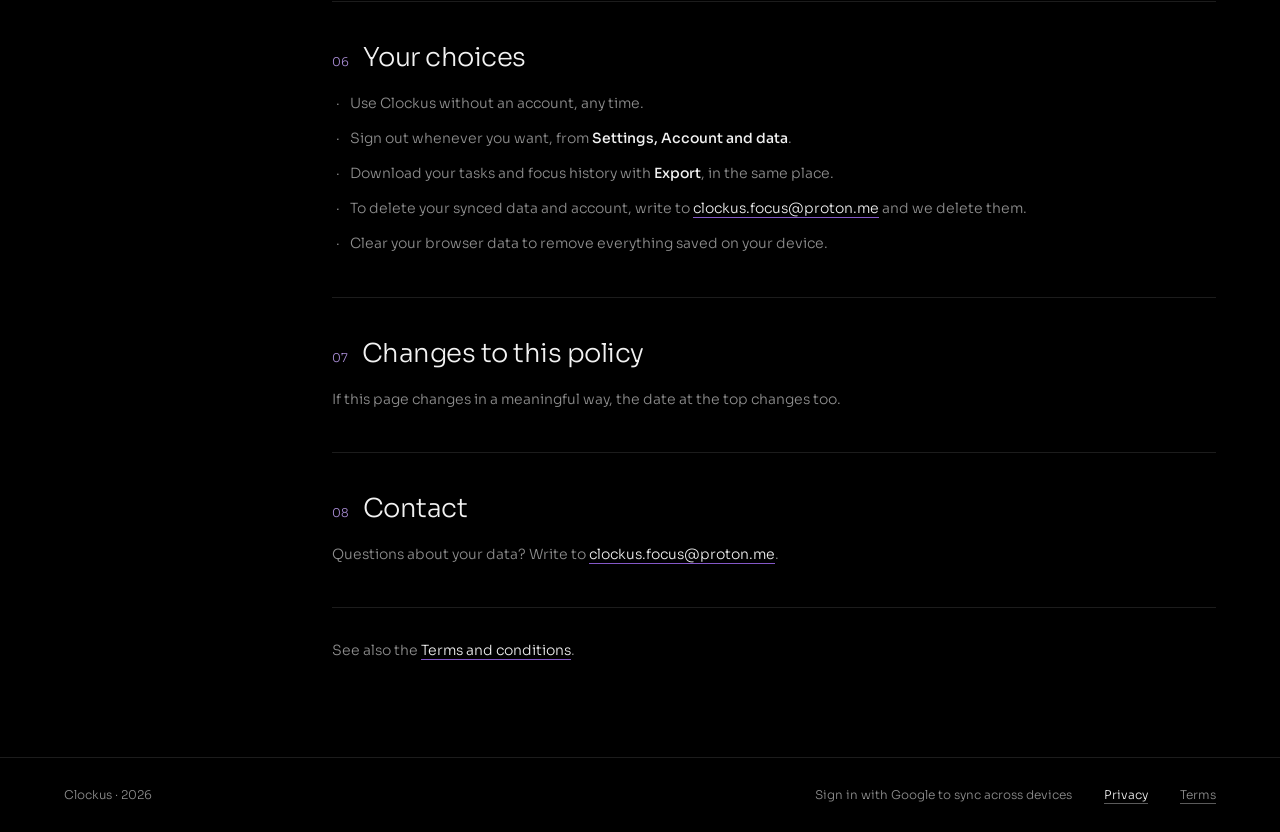
<file: privacy.html>
<!DOCTYPE html>
<html lang="en">
<head>
    <meta charset="UTF-8">
    <meta name="viewport" content="width=device-width, initial-scale=1.0">
    <title>Privacy policy · Clockus</title>
    <meta name="description" content="How Clockus handles your data, in plain words.">
    <meta name="theme-color" content="#000000">
    <link rel="icon" href="favicon.svg" type="image/svg+xml">
    <link rel="icon" href="favicon.ico" sizes="48x48">
    <link rel="apple-touch-icon" href="apple-touch-icon.png">
    <link rel="manifest" href="/manifest.json">
    <link rel="canonical" href="https://clockus.live/privacy">
    <link rel="preconnect" href="https://fonts.googleapis.com">
    <link rel="preconnect" href="https://fonts.gstatic.com" crossorigin>
    <link href="https://fonts.googleapis.com/css2?family=Sora:wght@100..800&display=swap" rel="stylesheet">
    <link rel="stylesheet" href="css/landing.css?v=9">
    <link rel="stylesheet" href="css/privacy.css?v=3">
    <link rel="stylesheet" href="css/glass.css?v=7">
</head>
<body>
    <header class="topbar">
        <div class="wrap topbar-inner">
            <a class="logo" href="./" aria-label="Clockus home">
                <svg viewBox="0 0 64 64" fill="none" aria-hidden="true"><path d="M51.92 48.71A26 26 0 1 1 51.92 15.29" stroke="#f2f2f2" stroke-width="3.5" stroke-linecap="round"/><circle cx="58" cy="32" r="4.5" fill="#8458c8"/></svg>
                <span>clockus</span>
            </a>
            <nav class="nav-links" aria-label="Main">
                <a class="link" href="./#features">Features</a>
                <a class="link" href="./#progress">Progress</a>
                <a class="btn primary small" href="app">Open Clockus</a>
            </nav>
        </div>
    </header>

    <main id="top">
        <section class="wrap pv-hero">
            <p class="eyebrow">LEGAL</p>
            <h1>Privacy policy</h1>
            <p class="lead">How Clockus handles your data, in plain words.</p>
            <p class="pv-updated">Last updated: <time datetime="2026-11-28">28 November 2026</time></p>
        </section>

        <div class="wrap pv-layout">
            <aside class="pv-side">
                <nav class="pv-toc" aria-label="On this page">
                    <p class="pv-toc-title">ON THIS PAGE</p>
                    <ol>
                        <li><a href="#short"><span class="pv-n">01</span><span class="pv-t">The short version</span></a></li>
                        <li><a href="#stores"><span class="pv-n">02</span><span class="pv-t">What Clockus stores</span></a></li>
                        <li><a href="#use"><span class="pv-n">03</span><span class="pv-t">How it is used</span></a></li>
                        <li><a href="#others"><span class="pv-n">04</span><span class="pv-t">Who else is involved</span></a></li>
                        <li><a href="#storage"><span class="pv-n">05</span><span class="pv-t">Cookies and storage</span></a></li>
                        <li><a href="#choices"><span class="pv-n">06</span><span class="pv-t">Your choices</span></a></li>
                        <li><a href="#changes"><span class="pv-n">07</span><span class="pv-t">Changes to this policy</span></a></li>
                        <li><a href="#contact"><span class="pv-n">08</span><span class="pv-t">Contact</span></a></li>
                    </ol>
                </nav>
                <a class="pv-back" href="./">&larr; Back to Clockus</a>
            </aside>

            <article class="pv-body">
                <section class="pv-short" id="short">
                    <p class="pv-short-title">THE SHORT VERSION</p>
                    <p>Clockus works without an account, and then everything stays in your browser. If you sign in with Google, your tasks, settings and stats are saved online so they follow you to your other devices. We do not sell your data and we do not show ads.</p>
                </section>

                <section class="pv-sec" id="stores">
                    <h2><span class="pv-num">02</span>What Clockus stores</h2>
                    <ul>
                        <li><strong>Without an account:</strong> your tasks, settings, theme, focus sessions and streaks are saved in your browser, on your device. They never leave it.</li>
                        <li><strong>With Google sign-in:</strong> your name, email address and profile picture, which Google shares so Clockus can sign you in.</li>
                        <li><strong>Also with sign-in:</strong> your tasks, settings and focus stats, saved online so they sync between your devices.</li>
                        <li><strong>If you send feedback:</strong> the message and the optional email you write.</li>
                    </ul>
                </section>

                <section class="pv-sec" id="use">
                    <h2><span class="pv-num">03</span>How it is used</h2>
                    <p>To sign you in, to show your own data back to you, and to keep your devices in sync. Nothing else. Your data is not used for advertising and is not sold or shared for marketing.</p>
                </section>

                <section class="pv-sec" id="others">
                    <h2><span class="pv-num">04</span>Who else is involved</h2>
                    <ul>
                        <li><strong>Google</strong> handles the sign-in. Clockus only receives the basic profile details listed above.</li>
                        <li><strong>Supabase</strong> is the secure database where synced data is stored.</li>
                        <li><strong>GitHub Pages</strong> hosts the website. Like any web host, it can technically see standard connection details such as an IP address.</li>
                        <li><strong>GoatCounter</strong> counts visits anonymously, without cookies: it sees which pages are opened, not who opens them.</li>
                    </ul>
                </section>

                <section class="pv-sec" id="storage">
                    <h2><span class="pv-num">05</span>Cookies and storage</h2>
                    <p>Clockus uses your browser&rsquo;s own storage to remember your settings and to keep you signed in. There are no advertising cookies.</p>
                </section>

                <section class="pv-sec" id="choices">
                    <h2><span class="pv-num">06</span>Your choices</h2>
                    <ul>
                        <li>Use Clockus without an account, any time.</li>
                        <li>Sign out whenever you want, from <strong>Settings, Account and data</strong>.</li>
                        <li>Download your tasks and focus history with <strong>Export</strong>, in the same place.</li>
                        <li>To delete your synced data and account, write to <a class="pv-mail" href="mailto:clockus.focus@proton.me">clockus.focus@proton.me</a> and we delete them.</li>
                        <li>Clear your browser data to remove everything saved on your device.</li>
                    </ul>
                </section>

                <section class="pv-sec" id="changes">
                    <h2><span class="pv-num">07</span>Changes to this policy</h2>
                    <p>If this page changes in a meaningful way, the date at the top changes too.</p>
                </section>

                <section class="pv-sec" id="contact">
                    <h2><span class="pv-num">08</span>Contact</h2>
                    <p>Questions about your data? Write to <a class="pv-mail" href="mailto:clockus.focus@proton.me">clockus.focus@proton.me</a>.</p>
                </section>

                <p class="pv-also">See also the <a class="pv-mail" href="terms">Terms and conditions</a>.</p>
            </article>
        </div>
    </main>

    <footer class="footer">
        <div class="wrap footer-inner">
            <span>Clockus · 2026</span>
            <span class="footer-links">
                <span>Sign in with Google to sync across devices</span>
                <a href="privacy" aria-current="page">Privacy</a>
                <a href="terms">Terms</a>
            </span>
        </div>
    </footer>

    <script>
        // "On this page": the section you are reading is highlighted
        (function () {
            var links = Array.prototype.slice.call(document.querySelectorAll('.pv-toc a'));
            var secs = links.map(function (a) { return document.getElementById(a.getAttribute('href').slice(1)); });
            function update() {
                // The last section whose top has passed the top bar; at the very bottom, the last one
                var i = 0;
                secs.forEach(function (s, k) { if (s && s.getBoundingClientRect().top <= 140) i = k; });
                if (window.innerHeight + window.scrollY >= document.documentElement.scrollHeight - 2) i = secs.length - 1;
                links.forEach(function (a, k) { a.classList.toggle('on', k === i); });
            }
            window.addEventListener('scroll', update, { passive: true });
            window.addEventListener('resize', update);
            update();
        })();
    </script>
</body>
</html>
</file>
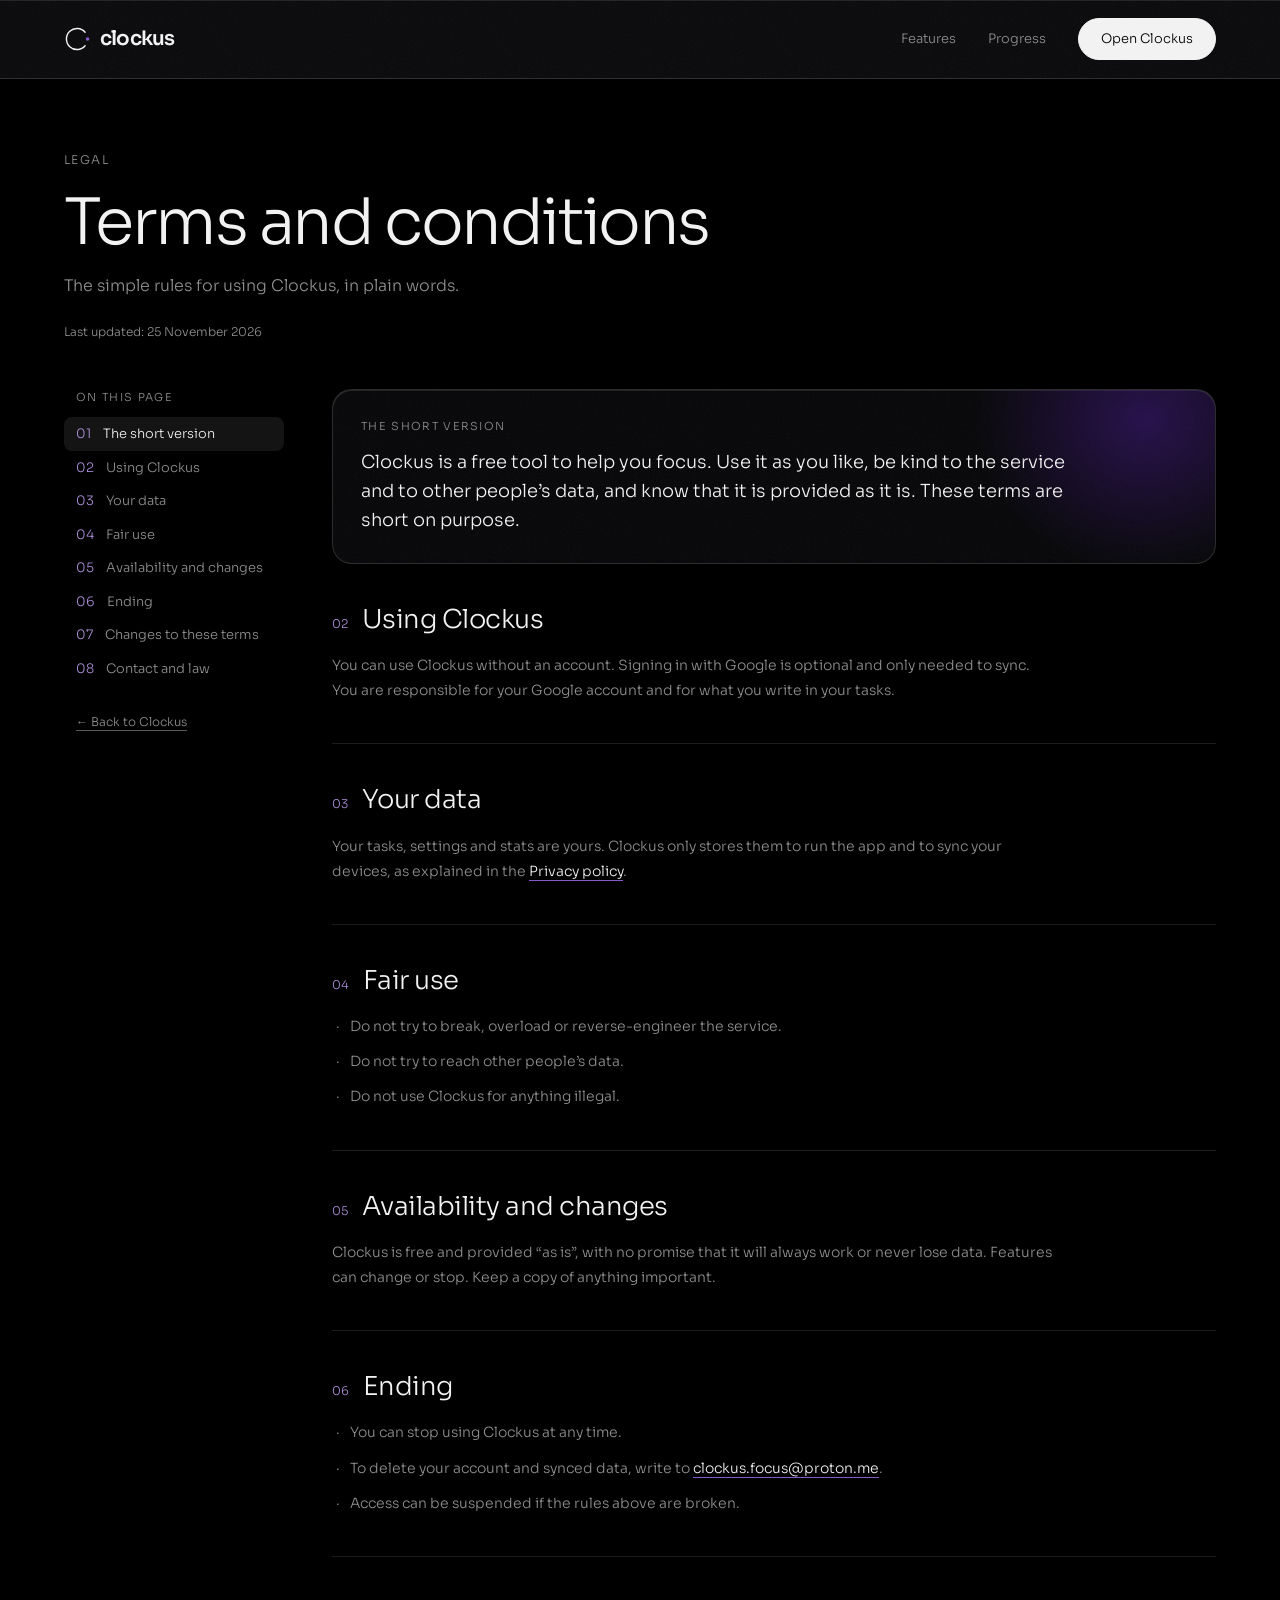
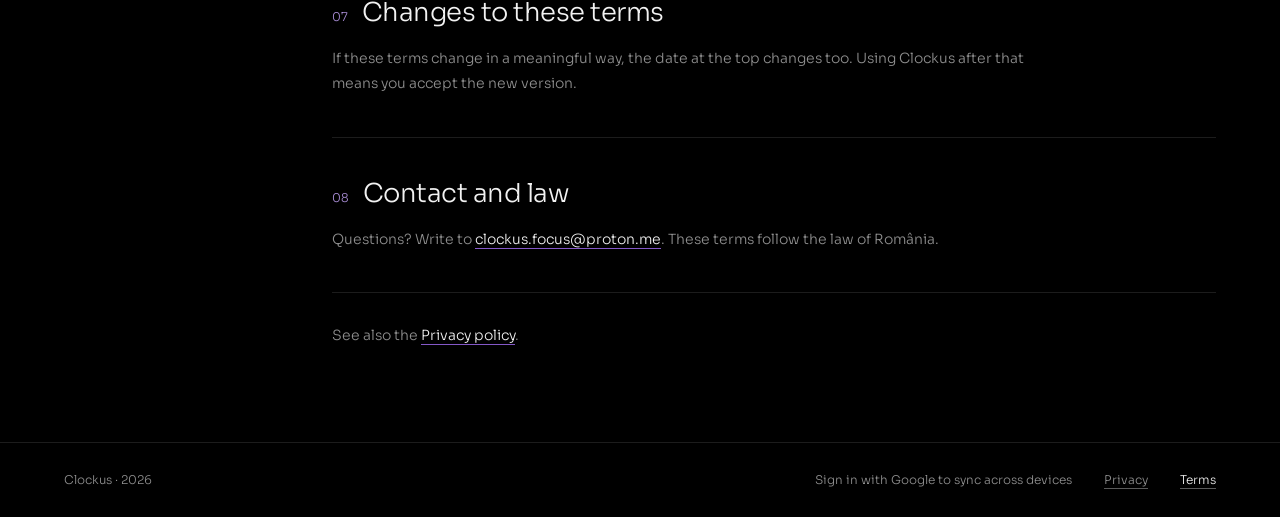
<file: terms.html>
<!DOCTYPE html>
<html lang="en">
<head>
    <meta charset="UTF-8">
    <meta name="viewport" content="width=device-width, initial-scale=1.0">
    <title>Terms and conditions · Clockus</title>
    <meta name="description" content="The simple rules for using Clockus, in plain words.">
    <meta name="theme-color" content="#000000">
    <link rel="icon" href="favicon.svg" type="image/svg+xml">
    <link rel="icon" href="favicon.ico" sizes="48x48">
    <link rel="apple-touch-icon" href="apple-touch-icon.png">
    <link rel="manifest" href="/manifest.json">
    <link rel="canonical" href="https://clockus.live/terms">
    <link rel="preconnect" href="https://fonts.googleapis.com">
    <link rel="preconnect" href="https://fonts.gstatic.com" crossorigin>
    <link href="https://fonts.googleapis.com/css2?family=Sora:wght@100..800&display=swap" rel="stylesheet">
    <link rel="stylesheet" href="css/landing.css?v=9">
    <!-- Same layout as the Privacy page -->
    <link rel="stylesheet" href="css/privacy.css?v=3">
    <link rel="stylesheet" href="css/glass.css?v=7">
</head>
<body>
    <header class="topbar">
        <div class="wrap topbar-inner">
            <a class="logo" href="./" aria-label="Clockus home">
                <svg viewBox="0 0 64 64" fill="none" aria-hidden="true"><path d="M51.92 48.71A26 26 0 1 1 51.92 15.29" stroke="#f2f2f2" stroke-width="3.5" stroke-linecap="round"/><circle cx="58" cy="32" r="4.5" fill="#8458c8"/></svg>
                <span>clockus</span>
            </a>
            <nav class="nav-links" aria-label="Main">
                <a class="link" href="./#features">Features</a>
                <a class="link" href="./#progress">Progress</a>
                <a class="btn primary small" href="app">Open Clockus</a>
            </nav>
        </div>
    </header>

    <main id="top">
        <section class="wrap pv-hero">
            <p class="eyebrow">LEGAL</p>
            <h1>Terms and conditions</h1>
            <p class="lead">The simple rules for using Clockus, in plain words.</p>
            <p class="pv-updated">Last updated: <time datetime="2026-11-25">25 November 2026</time></p>
        </section>

        <div class="wrap pv-layout">
            <aside class="pv-side">
                <nav class="pv-toc" aria-label="On this page">
                    <p class="pv-toc-title">ON THIS PAGE</p>
                    <ol>
                        <li><a href="#short"><span class="pv-n">01</span><span class="pv-t">The short version</span></a></li>
                        <li><a href="#using"><span class="pv-n">02</span><span class="pv-t">Using Clockus</span></a></li>
                        <li><a href="#data"><span class="pv-n">03</span><span class="pv-t">Your data</span></a></li>
                        <li><a href="#fair"><span class="pv-n">04</span><span class="pv-t">Fair use</span></a></li>
                        <li><a href="#availability"><span class="pv-n">05</span><span class="pv-t">Availability and changes</span></a></li>
                        <li><a href="#ending"><span class="pv-n">06</span><span class="pv-t">Ending</span></a></li>
                        <li><a href="#changes"><span class="pv-n">07</span><span class="pv-t">Changes to these terms</span></a></li>
                        <li><a href="#contact"><span class="pv-n">08</span><span class="pv-t">Contact and law</span></a></li>
                    </ol>
                </nav>
                <a class="pv-back" href="./">&larr; Back to Clockus</a>
            </aside>

            <article class="pv-body">
                <section class="pv-short" id="short">
                    <p class="pv-short-title">THE SHORT VERSION</p>
                    <p>Clockus is a free tool to help you focus. Use it as you like, be kind to the service and to other people&rsquo;s data, and know that it is provided as it is. These terms are short on purpose.</p>
                </section>

                <section class="pv-sec" id="using">
                    <h2><span class="pv-num">02</span>Using Clockus</h2>
                    <p>You can use Clockus without an account. Signing in with Google is optional and only needed to sync. You are responsible for your Google account and for what you write in your tasks.</p>
                </section>

                <section class="pv-sec" id="data">
                    <h2><span class="pv-num">03</span>Your data</h2>
                    <p>Your tasks, settings and stats are yours. Clockus only stores them to run the app and to sync your devices, as explained in the <a class="pv-mail" href="privacy">Privacy policy</a>.</p>
                </section>

                <section class="pv-sec" id="fair">
                    <h2><span class="pv-num">04</span>Fair use</h2>
                    <ul>
                        <li>Do not try to break, overload or reverse-engineer the service.</li>
                        <li>Do not try to reach other people&rsquo;s data.</li>
                        <li>Do not use Clockus for anything illegal.</li>
                    </ul>
                </section>

                <section class="pv-sec" id="availability">
                    <h2><span class="pv-num">05</span>Availability and changes</h2>
                    <p>Clockus is free and provided &ldquo;as is&rdquo;, with no promise that it will always work or never lose data. Features can change or stop. Keep a copy of anything important.</p>
                </section>

                <section class="pv-sec" id="ending">
                    <h2><span class="pv-num">06</span>Ending</h2>
                    <ul>
                        <li>You can stop using Clockus at any time.</li>
                        <li>To delete your account and synced data, write to <a class="pv-mail" href="mailto:clockus.focus@proton.me">clockus.focus@proton.me</a>.</li>
                        <li>Access can be suspended if the rules above are broken.</li>
                    </ul>
                </section>

                <section class="pv-sec" id="changes">
                    <h2><span class="pv-num">07</span>Changes to these terms</h2>
                    <p>If these terms change in a meaningful way, the date at the top changes too. Using Clockus after that means you accept the new version.</p>
                </section>

                <section class="pv-sec" id="contact">
                    <h2><span class="pv-num">08</span>Contact and law</h2>
                    <p>Questions? Write to <a class="pv-mail" href="mailto:clockus.focus@proton.me">clockus.focus@proton.me</a>. These terms follow the law of România.</p>
                </section>

                <p class="pv-also">See also the <a class="pv-mail" href="privacy">Privacy policy</a>.</p>
            </article>
        </div>
    </main>

    <footer class="footer">
        <div class="wrap footer-inner">
            <span>Clockus · 2026</span>
            <span class="footer-links">
                <span>Sign in with Google to sync across devices</span>
                <a href="privacy">Privacy</a>
                <a href="terms" aria-current="page">Terms</a>
            </span>
        </div>
    </footer>

    <script>
        // "On this page": the section you are reading is highlighted
        (function () {
            var links = Array.prototype.slice.call(document.querySelectorAll('.pv-toc a'));
            var secs = links.map(function (a) { return document.getElementById(a.getAttribute('href').slice(1)); });
            function update() {
                // The last section whose top has passed the top bar; at the very bottom, the last one
                var i = 0;
                secs.forEach(function (s, k) { if (s && s.getBoundingClientRect().top <= 140) i = k; });
                if (window.innerHeight + window.scrollY >= document.documentElement.scrollHeight - 2) i = secs.length - 1;
                links.forEach(function (a, k) { a.classList.toggle('on', k === i); });
            }
            window.addEventListener('scroll', update, { passive: true });
            window.addEventListener('resize', update);
            update();
        })();
    </script>
</body>
</html>
</file>
<file: css/landing.css>
/* Clockus welcome page */
:root {
    --bg: #000;
    --text: #f2f2f2;
    --muted: #8f8f8f;
    --line: #2b2b2b;
    --line-soft: #1c1c1c;
    --line-strong: #5a5a5a;
    --font: 'Sora', 'Helvetica Neue', Arial, sans-serif;
    --p0: #ffffff;
    --p1: #d6c8ed;
    --p2: #ad90da;
    --p3: #8458c8;
    --p4: #5b21b6;
    color-scheme: dark;
}

* { box-sizing: border-box; }
html { scroll-behavior: smooth; scroll-padding-top: 76px; }

body {
    margin: 0;
    background: var(--bg);
    color: var(--text);
    font-family: var(--font);
    font-weight: 300;
    line-height: 1.5;
    -webkit-font-smoothing: antialiased;
}

main { overflow-x: clip; }
a { color: inherit; text-decoration: none; }
h1, h2, h3, p, ul { margin: 0; }
ul { padding: 0; list-style: none; }
:focus-visible { outline: 2px solid var(--text); outline-offset: 3px; }

.wrap { width: 100%; max-width: 1280px; margin: 0 auto; padding: 0 64px; }

/* ---------- Top bar ---------- */
.topbar {
    position: sticky;
    top: 0;
    z-index: 10;
    background: rgba(0, 0, 0, 0.88);
    -webkit-backdrop-filter: blur(8px);
    backdrop-filter: blur(8px);
    border-bottom: 1px solid var(--line-soft);
}

.topbar-inner { display: flex; justify-content: space-between; align-items: center; padding-top: 18px; padding-bottom: 18px; }
.logo { display: flex; align-items: center; gap: 10px; font-size: 1.25rem; font-weight: 600; letter-spacing: -0.04em; line-height: 1; }
.logo svg { flex: none; width: 26px; height: 26px; }
.nav-links { display: flex; align-items: center; gap: 32px; font-size: 0.8125rem; }
.nav-links .link { color: var(--muted); transition: color 0.2s; }
.nav-links .link:hover { color: var(--text); }

/* ---------- Buttons ---------- */
.btn {
    display: inline-block;
    padding: 16px 34px;
    border: 1px solid var(--line-strong);
    border-radius: 999px;
    font-size: 0.875rem;
    text-align: center;
    transition: background-color 0.2s, opacity 0.2s;
}

.btn:hover { background: rgba(255, 255, 255, 0.08); }
.btn.primary { background: var(--text); border-color: var(--text); color: #000; }
.btn.primary:hover { background: var(--text); opacity: 0.88; }
.btn.small { padding: 10px 22px; font-size: 0.8125rem; }
.btn.big { padding: 16px 38px; }

/* ---------- Hero ---------- */
.eyebrow { font-size: 0.75rem; letter-spacing: 0.12em; color: var(--muted); }

.hero {
    display: flex;
    align-items: center;
    justify-content: space-between;
    gap: 48px;
    padding-top: 88px;
    padding-bottom: 104px;
}

.hero-text { width: 600px; max-width: 100%; }

h1 {
    margin: 24px 0;
    font-size: clamp(2.6rem, 8vw, 4rem);
    font-weight: 300;
    letter-spacing: -0.04em;
    line-height: 1.05;
}

.lead { max-width: 480px; font-size: 1rem; line-height: 1.7; color: var(--muted); }
.lead.small { margin-bottom: 32px; font-size: 0.875rem; }
.actions { display: flex; flex-wrap: wrap; gap: 14px; margin-top: 40px; }
.note { margin-top: 22px; font-size: 0.75rem; color: var(--muted); }
.deleted-note { display: inline-block; margin-bottom: 20px; padding: 8px 16px; border: 1px solid var(--line); border-radius: 999px; font-size: 0.75rem; color: var(--text); }
.deleted-note[hidden] { display: none; }

.hero-visual { position: relative; flex: none; width: 480px; max-width: 100%; }

.hero-visual::before {
    content: '';
    position: absolute;
    inset: -60px -40px;
    background: radial-gradient(closest-side, rgba(91, 33, 182, 0.38), transparent);
}

.timer-card {
    position: relative;
    padding: 36px;
    border: 1px solid var(--line);
    border-radius: 24px;
    background: var(--bg);
    text-align: center;
}

.mini-tabs { display: inline-flex; gap: 4px; padding: 4px; border: 1px solid var(--line); border-radius: 999px; font-size: 0.6875rem; }
.mini-tabs span { padding: 6px 14px; border-radius: 999px; color: var(--muted); }
.mini-tabs .on { background: var(--text); color: #000; }

.timer-clock {
    margin: 44px 0 28px;
    font-size: clamp(4.2rem, 20vw, 6.5rem);
    font-weight: 500;
    letter-spacing: -0.045em;
    line-height: 1;
}

.timer-line { height: 1px; background: var(--line); }
.timer-line div { width: 62%; height: 1px; background: var(--text); }
.timer-status { margin: 22px 0; font-size: 0.8125rem; letter-spacing: 0.04em; color: var(--muted); }
.timer-buttons { display: flex; justify-content: center; gap: 10px; }

.pill {
    padding: 10px 26px;
    border: 1px solid var(--line-strong);
    border-radius: 999px;
    font-size: 0.8125rem;
}

.pill.primary { background: var(--text); border-color: var(--text); color: #000; }

/* ---------- Sections ---------- */
.section { padding: 72px 0; border-top: 1px solid var(--line-soft); }

h2 {
    margin: 16px 0 40px;
    max-width: 700px;
    font-size: clamp(1.8rem, 5vw, 2.25rem);
    font-weight: 300;
    letter-spacing: -0.03em;
    line-height: 1.2;
}

.grid { display: grid; grid-template-columns: repeat(3, 1fr); gap: 20px; }

.card { padding: 24px; border: 1px solid var(--line); border-radius: 16px; }
.card-num { margin-bottom: 28px; font-size: 0.75rem; color: var(--muted); }
.card h3 { margin-bottom: 10px; font-size: 1.0625rem; font-weight: 400; }
.card p { font-size: 0.8125rem; line-height: 1.7; color: var(--muted); }

.chips { display: flex; flex-wrap: wrap; gap: 10px; margin-top: 28px; }
.chips li { padding: 8px 16px; border: 1px solid var(--line); border-radius: 999px; font-size: 0.75rem; color: var(--muted); }

/* ---------- Progress ---------- */
.split { display: flex; justify-content: space-between; align-items: center; gap: 64px; }
.split-text { flex: none; width: 436px; max-width: 100%; }
.split-text h2 { margin: 16px 0 20px; }

.streak-chip {
    display: inline-flex;
    align-items: center;
    gap: 16px;
    padding: 18px 24px;
    border: 1px solid var(--p3);
    border-radius: 16px;
}

.streak-n { font-size: 1.625rem; font-weight: 400; letter-spacing: -0.03em; }
.streak-sub { margin-top: 2px; font-size: 0.75rem; color: var(--muted); }

.map-card {
    flex: 0 1 652px;
    min-width: 0;
    padding: 24px;
    border: 1px solid var(--line);
    border-radius: 16px;
}

.map-head { display: flex; justify-content: space-between; margin-bottom: 16px; font-size: 0.75rem; color: var(--muted); }
.map-scroll { overflow-x: auto; padding-bottom: 4px; }
.map-inner { display: flex; gap: 6px; width: max-content; }

.map-days {
    width: 28px;
    padding-top: 17px;
    display: grid;
    grid-template-rows: repeat(7, 13px);
    font-size: 0.625rem;
    line-height: 13px;
    color: var(--muted);
}

.map-months { position: relative; width: 569px; height: 17px; font-size: 0.625rem; color: var(--muted); }
.map-months span { position: absolute; top: 0; }

.map-grid {
    display: grid;
    grid-template-rows: repeat(7, 10px);
    grid-auto-flow: column;
    grid-auto-columns: 10px;
    gap: 3px;
}

.map-grid i, .map-legend i { display: block; width: 10px; height: 10px; border-radius: 2px; }
.l0 { background: var(--p0); }
.l1 { background: var(--p1); }
.l2 { background: var(--p2); }
.l3 { background: var(--p3); }
.l4 { background: var(--p4); }

.map-legend { display: flex; justify-content: flex-end; align-items: center; gap: 6px; margin-top: 14px; font-size: 0.625rem; color: var(--muted); }

/* ---------- Closing call to action ---------- */
.closing { padding-top: 24px; padding-bottom: 96px; }

.cta {
    position: relative;
    overflow: hidden;
    padding: 80px 64px;
    border: 1px solid var(--line);
    border-radius: 28px;
    text-align: center;
}

.cta::before {
    content: '';
    position: absolute;
    left: 50%;
    bottom: -220px;
    width: 600px;
    max-width: 140%;
    height: 400px;
    transform: translateX(-50%);
    background: radial-gradient(closest-side, rgba(91, 33, 182, 0.4), transparent);
}

.cta > * { position: relative; }
.cta h2 { max-width: none; margin: 0 0 16px; font-size: clamp(2rem, 6vw, 2.75rem); letter-spacing: -0.04em; }
.cta p { margin-bottom: 36px; font-size: 0.875rem; line-height: 1.7; color: var(--muted); }

/* ---------- Footer ---------- */
.footer { border-top: 1px solid var(--line-soft); font-size: 0.75rem; color: var(--muted); }
.footer-inner { display: flex; justify-content: space-between; gap: 16px; padding-top: 28px; padding-bottom: 28px; }
.footer-links { display: flex; flex-wrap: wrap; gap: 8px 32px; }
.footer-links a { color: var(--muted); text-decoration: underline; text-underline-offset: 4px; text-decoration-color: var(--line-strong); transition: color 0.2s; }
.footer-links a:hover, .footer-links a[aria-current="page"] { color: var(--text); }

/* ---------- Hero: the Home tab ---------- */
.home-card { padding: 28px; }

.app-tabs {
    display: inline-flex;
    align-items: center;
    gap: 2px;
    padding: 4px;
    border: 1px solid var(--line);
    border-radius: 999px;
    font-size: 0.6875rem;
}

.app-tabs span { display: inline-flex; align-items: center; gap: 6px; padding: 6px 10px; border-radius: 999px; color: var(--muted); }
.app-tabs .on { padding: 6px 14px; background: var(--text); color: #000; }
.app-tabs svg, .tab-card h3 svg { width: 13px; height: 13px; fill: none; stroke: currentColor; stroke-width: 1.8; stroke-linecap: round; stroke-linejoin: round; }

.home-time {
    margin: 36px 0 10px;
    font-size: clamp(4.2rem, 18vw, 6rem);
    font-weight: 300;
    letter-spacing: -0.045em;
    font-variant-numeric: tabular-nums;
    line-height: 1;
}

.home-date { font-size: 0.6875rem; letter-spacing: 0.14em; color: var(--muted); }
.home-tiles { display: grid; grid-template-columns: repeat(3, 1fr); gap: 10px; margin-top: 32px; text-align: left; }
.home-tile { display: flex; flex-direction: column; gap: 4px; min-width: 0; padding: 12px 14px; border: 1px solid var(--line); border-radius: 12px; }
.tile-label { font-size: 0.5625rem; letter-spacing: 0.12em; color: var(--muted); }
.tile-val { display: flex; align-items: center; gap: 4px; font-size: 1.125rem; font-weight: 400; letter-spacing: -0.02em; }
.tile-sub { overflow: hidden; font-size: 0.6875rem; color: var(--muted); text-overflow: ellipsis; white-space: nowrap; }
.flame { flex: none; width: 15px; height: 15px; fill: var(--p3); stroke: var(--p1); stroke-width: 1.5; }

/* ---------- Features: the five tabs ---------- */
.tabs-grid { grid-template-columns: repeat(5, 1fr); gap: 14px; }
.tab-card { padding: 14px 14px 20px; }
.tab-card h3 { display: flex; align-items: center; gap: 8px; margin: 18px 0 8px; font-size: 0.9375rem; }
.tab-card h3 svg { width: 15px; height: 15px; color: var(--p2); }

.tab-preview {
    display: flex;
    flex-direction: column;
    align-items: center;
    justify-content: center;
    gap: 8px;
    height: 104px;
    padding: 12px;
    border: 1px solid var(--line);
    border-radius: 12px;
}

.tp-clock { font-size: 1.875rem; font-weight: 300; letter-spacing: -0.04em; line-height: 1; }
.tp-cap { font-size: 0.5rem; letter-spacing: 0.14em; color: var(--muted); }
.tp-line { width: 70%; height: 1px; background: var(--line); }
.tp-line div { width: 40%; height: 1px; background: var(--text); }
.tp-modes { display: flex; gap: 4px; font-size: 0.5625rem; }
.tp-modes span { padding: 3px 8px; border: 1px solid var(--line-strong); border-radius: 999px; color: var(--muted); }
.tp-modes .on { background: var(--text); border-color: var(--text); color: #000; }

.tp-tasks { align-items: stretch; gap: 6px; }
.tp-task { display: flex; align-items: center; gap: 7px; font-size: 0.625rem; }
.tp-task i { flex: none; width: 9px; height: 9px; border: 1px solid var(--line-strong); border-radius: 3px; }
.tp-task span { flex: 1; overflow: hidden; text-overflow: ellipsis; white-space: nowrap; }
.tp-task b { flex: none; width: 5px; height: 5px; border-radius: 50%; background: var(--p3); }
.tp-task.done span { color: var(--muted); text-decoration: line-through; }
.tp-task.done i { background: var(--muted); border-color: var(--muted); }

.tp-cal { display: grid; grid-template-columns: repeat(7, 1fr); gap: 4px; width: 100%; }
.tp-cal i { height: 12px; border-radius: 2px; background: #1a1a1a; }
.tp-cal i.m { background: var(--p3); }
.tp-cal i.t { background: var(--text); }

.tp-bars { display: flex; align-items: flex-end; gap: 6px; height: 64px; }
.tp-bars i { width: 10px; border-radius: 2px; background: #2e2e2e; }
.tp-bars i.m { background: var(--p3); }

/* ---------- Themes ---------- */
.themes-title { margin-bottom: 16px; }
.theme-row { display: grid; grid-template-columns: repeat(10, 1fr); gap: 12px; margin-top: 36px; }
.theme-row li { font-size: 0.6875rem; color: var(--muted); }

.theme-tile {
    position: relative;
    display: grid;
    place-content: center;
    height: 64px;
    margin-bottom: 8px;
    border: 1px solid var(--line);
    border-radius: 10px;
    background: var(--bg);
    color: var(--fg);
    font-size: 1rem;
    letter-spacing: -0.02em;
}

/* a short accent line under the time, as in the app */
.theme-tile::after { content: ''; position: absolute; left: 30%; right: 30%; bottom: 12px; height: 2px; border-radius: 2px; background: currentColor; opacity: 0.35; }
.th-animated { background: linear-gradient(rgba(0, 0, 0, 0.25), rgba(0, 0, 0, 0.25)), url('../backgrounds/autumn.jpg') center / cover; color: #f2f2f2; }

.theme-extras { display: grid; grid-template-columns: 1fr 2.6fr; gap: 14px; margin-top: 20px; }
.extra-card { padding: 20px; border: 1px solid var(--line); border-radius: 16px; }
.extra-title { display: flex; justify-content: space-between; gap: 12px; margin-bottom: 16px; font-size: 0.625rem; letter-spacing: 0.12em; color: var(--muted); }
.extra-tag { letter-spacing: 0.02em; color: var(--p2); }
.accent-dots { display: flex; flex-wrap: wrap; gap: 10px; }
.accent-dots i { width: 18px; height: 18px; border-radius: 50%; background: var(--c); }
.accent-dots i.on { box-shadow: 0 0 0 2px var(--bg), 0 0 0 3px var(--text); }
.bg-row { display: grid; grid-template-columns: repeat(6, 1fr); gap: 10px; }
.bg-row li { min-width: 0; font-size: 0.6875rem; color: var(--muted); }
.bg-row img { display: block; width: 100%; height: 52px; margin-bottom: 6px; border-radius: 8px; object-fit: cover; }

/* ---------- Progress: daily goal ---------- */
.progress-tiles { display: flex; flex-wrap: wrap; gap: 12px; }
.goal-chip { padding: 16px 20px; border: 1px solid var(--line); border-radius: 16px; }
.goal-label { font-size: 0.625rem; letter-spacing: 0.12em; color: var(--muted); }
.goal-n { margin-top: 6px; font-size: 1.375rem; font-weight: 400; letter-spacing: -0.03em; }
.goal-n span { font-size: 0.75rem; color: var(--muted); }
.goal-bar { width: 150px; height: 3px; margin-top: 10px; border-radius: 3px; background: var(--line); }
.goal-bar div { width: 66%; height: 100%; border-radius: 3px; background: var(--p3); }

/* ---------- Responsive ---------- */
@media (max-width: 1100px) {
    .tabs-grid { grid-template-columns: repeat(3, 1fr); }
    .theme-row { grid-template-columns: repeat(5, 1fr); }
    .theme-extras { grid-template-columns: 1fr; }
}

@media (max-width: 960px) {
    .wrap { padding: 0 32px; }
    .hero { flex-direction: column; align-items: flex-start; gap: 56px; padding-top: 56px; padding-bottom: 72px; }
    .hero-visual { align-self: center; }
    .grid { grid-template-columns: repeat(2, 1fr); }
    .split { flex-direction: column; align-items: flex-start; gap: 40px; }
    .split-text { width: 100%; }
    .map-card { flex: none; width: 100%; }
}

@media (max-width: 620px) {
    .wrap { padding: 0 20px; }
    .nav-links { gap: 16px; }
    .nav-links .link { display: none; }
    .section { padding: 56px 0; }
    .grid, .tabs-grid { grid-template-columns: 1fr; }
    .timer-card { padding: 28px 20px; }
    .home-card { padding: 22px 14px; }
    .home-tiles { gap: 6px; }
    .home-tile { padding: 10px; }
    .tile-val { font-size: 0.9375rem; }
    .theme-row { gap: 8px; }
    .theme-tile { height: 52px; font-size: 0.8125rem; }
    .bg-row { grid-template-columns: repeat(3, 1fr); }
    .cta { padding: 56px 24px; }
    .footer-inner { flex-direction: column; gap: 6px; }
    .actions .btn { flex: 1 1 100%; }
}

@media (prefers-reduced-motion: reduce) {
    html { scroll-behavior: auto; }
    * { transition: none !important; }
}
</file>
<file: css/feedback.css>
/* Clockus: the "Send feedback" box (js/feedback.js). Used by the landing page, the 404 page and the app,
   so it takes its colours from the page (--text, --muted, --line, --p3) and has its own buttons. */
body.fb-lock { overflow: hidden; }

.fb-modal {
    position: fixed;
    inset: 0;
    z-index: 80;
    display: grid;
    place-items: center;
    padding: 20px;
    background: rgba(0, 0, 0, 0.6);
}

.fb-modal[hidden] { display: none; }

.fb-card {
    width: min(100%, 440px);
    max-height: calc(100dvh - 40px);
    overflow-y: auto;
    padding: 24px;
    border: 1px solid var(--line-strong, #5a5a5a);
    border-radius: 20px;
    background: var(--panel, #0a0a0a);
    color: var(--text, #f2f2f2);
    text-align: left;
}

.fb-title { margin: 0 0 14px; font-size: 1.15rem; font-weight: 400; letter-spacing: -0.02em; }
.fb-types { display: flex; gap: 6px; margin-bottom: 14px; }

.fb-types button {
    padding: 6px 14px;
    border: 1px solid var(--line-strong, #5a5a5a);
    border-radius: 999px;
    background: transparent;
    color: var(--muted, #8f8f8f);
    font: inherit;
    font-size: 0.78rem;
    cursor: pointer;
}

.fb-types button.on { border-color: var(--text, #f2f2f2); background: var(--text, #f2f2f2); color: var(--bg, #000); }

.fb-field {
    display: block;
    width: 100%;
    padding: 12px 14px;
    border: 1px solid var(--line, #2b2b2b);
    border-radius: 12px;
    background: transparent;
    color: var(--text, #f2f2f2);
    font: inherit;
    font-size: 0.88rem;
    line-height: 1.5;
}

textarea.fb-field { min-height: 110px; resize: vertical; }
.fb-field:focus { outline: none; border-color: var(--line-strong, #5a5a5a); }
.fb-field::placeholder { color: var(--muted, #8f8f8f); }
.fb-count { margin: 6px 0 12px; font-size: 0.68rem; color: var(--muted, #8f8f8f); text-align: right; }
.fb-hint { margin: 6px 0 0; font-size: 0.72rem; color: var(--muted, #8f8f8f); }
.fb-error { margin: 12px 0 0; font-size: 0.8rem; color: var(--danger-text, #ff8a8d); }
.fb-error a { color: inherit; text-decoration: underline; text-underline-offset: 3px; }
.fb-actions { display: flex; justify-content: flex-end; gap: 10px; margin-top: 18px; }

.fb-btn {
    padding: 9px 20px;
    border: 1px solid var(--line-strong, #5a5a5a);
    border-radius: 999px;
    background: transparent;
    color: var(--text, #f2f2f2);
    font: inherit;
    font-size: 0.82rem;
    cursor: pointer;
    transition: opacity 0.2s, background-color 0.2s;
}

.fb-btn:hover:not(:disabled) { background: rgba(255, 255, 255, 0.08); }
.fb-btn.primary { border-color: var(--text, #f2f2f2); background: var(--text, #f2f2f2); color: var(--bg, #000); }
.fb-btn.primary:hover:not(:disabled) { background: var(--text, #f2f2f2); opacity: 0.88; }
.fb-btn:disabled { opacity: 0.35; cursor: default; }

.fb-done { padding: 28px 8px 12px; text-align: center; }
.fb-done[hidden], .fb-form[hidden] { display: none; }

.fb-check {
    display: inline-grid;
    place-content: center;
    width: 40px;
    height: 40px;
    margin-bottom: 14px;
    border-radius: 50%;
    background: var(--p3, #8458c8);
    color: #fff;
    font-size: 1.1rem;
}

.fb-done .fb-title { margin-bottom: 6px; }
.fb-done-text { margin: 0 0 22px; font-size: 0.82rem; line-height: 1.6; color: var(--muted, #8f8f8f); }

/* Labels kept for screen readers only */
.fb-sr { position: absolute; width: 1px; height: 1px; overflow: hidden; clip: rect(0 0 0 0); white-space: nowrap; }

@media (prefers-reduced-motion: reduce) { .fb-btn { transition: none; } }
</file>
<file: css/glass.css>
/* Clockus — the "Frosted" glass: every button and panel of the site (landing, app, Settings, dialogs, tab bar, cards,
   fields, menus, toasts, Aesthetic mode). Loaded last on every page, so this one file holds the whole look.

   1. Tokens: change the glass here (blur, tint, border, top highlight, grain, corners).
   2. Theme tints: dark themes a dark tint, Light and Paper a light one with dark text, colour themes their own colour.
      Over a video the tint is stronger, measured so text (also the grey text) keeps at least 4.5:1 on every background.
   3. Where it applies: panels and the main buttons get blur; small buttons inside rows, and anything inside a glass
      panel, get only the tint (no blur on blur, and no blur repeated down a long list).
   4. Fallbacks: no backdrop-filter, reduced transparency, small or weak devices.
   States (hover, selected, primary...) keep the rules they already had: those are more specific and win. */

/* ---------- 1. Tokens ---------- */
:root {
    --glass-blur: 24px;
    --glass-saturate: 1.25;
    --glass-tint: rgb(12 12 16 / 0.35);              /* the see-through fill */
    --glass-tint-strong: rgb(12 12 16 / 0.72);       /* bars that content scrolls under */
    --glass-tint-nested: rgb(255 255 255 / 0.06);    /* inside a glass panel: tint only, no blur */
    --glass-solid: rgb(14 14 18 / 0.96);             /* no blur available, or less transparency asked */
    --glass-border: rgb(255 255 255 / 0.14);         /* the thin bright edge */
    --glass-highlight: rgb(255 255 255 / 0.10);      /* the fine line of light along the top (inset) */
    --glass-hover: rgb(255 255 255 / 0.06);          /* added on hover: a little brighter, nothing moves */
    --glass-press: rgb(0 0 0 / 0.10);                /* added while pressed */
    --glass-radius: 20px;                            /* panels; buttons are pills */
    --glass-drop: 0 0 #0000;                         /* floating panels keep their own shadow (below) */
    --glass-over: transparent;
    --glass-grain: url("data:image/svg+xml,%3Csvg xmlns='http://www.w3.org/2000/svg' width='140' height='140'%3E%3Cfilter id='g'%3E%3CfeTurbulence type='fractalNoise' baseFrequency='0.85' numOctaves='3' stitchTiles='stitch'/%3E%3CfeColorMatrix values='0 0 0 0 1 0 0 0 0 1 0 0 0 0 1 0 0 0 1 0'/%3E%3C/filter%3E%3Crect width='140' height='140' filter='url(%23g)' opacity='0.04'/%3E%3C/svg%3E");
}

/* ---------- 2. Theme tints ---------- */
/* The landing pages: black with a violet glow; 45% keeps grey text at 4.5:1 over the brightest part of the glow */
:root:not([data-theme]) {
    --glass-tint: rgb(12 12 16 / 0.45);
}

:root[data-theme="graphite"] {
    --glass-tint: rgb(44 44 48 / 0.35);
    --glass-tint-strong: rgb(36 36 38 / 0.78);
    --glass-solid: rgb(36 36 38 / 0.96);
}

/* Light and Paper: a light tint, dark text, a darker grain; the edge is a soft dark line with a white top highlight */
:root:is([data-theme="light"], [data-theme="paper"]) {
    --glass-tint: rgb(255 255 255 / 0.55);
    --glass-tint-strong: rgb(255 255 255 / 0.8);
    --glass-tint-nested: rgb(0 0 0 / 0.035);
    --glass-solid: rgb(255 255 255 / 0.96);
    --glass-border: rgb(0 0 0 / 0.09);
    --glass-highlight: rgb(255 255 255 / 0.9);
    --glass-hover: rgb(255 255 255 / 0.45);
    --glass-press: rgb(0 0 0 / 0.05);
    --glass-grain: url("data:image/svg+xml,%3Csvg xmlns='http://www.w3.org/2000/svg' width='140' height='140'%3E%3Cfilter id='g'%3E%3CfeTurbulence type='fractalNoise' baseFrequency='0.85' numOctaves='3' stitchTiles='stitch'/%3E%3CfeColorMatrix values='0 0 0 0 0 0 0 0 0 0 0 0 0 0 0 0 0 0 1 0'/%3E%3C/filter%3E%3Crect width='140' height='140' filter='url(%23g)' opacity='0.04'/%3E%3C/svg%3E");
}
:root[data-theme="paper"] {
    --glass-tint: rgb(251 248 242 / 0.55);
    --glass-tint-strong: rgb(251 248 242 / 0.82);
    --glass-solid: rgb(248 244 236 / 0.96);
}

/* Colour themes: the tint is the theme's own colour (lifted a touch by its text colour) */
:root:is([data-theme="blush"], [data-theme="vanilla"], [data-theme="olive"], [data-theme="forest"], [data-theme="deep-sea"])[data-bg] {
    --glass-tint: color-mix(in srgb, color-mix(in srgb, var(--text) 6%, var(--bg)) 55%, transparent);
    --glass-tint-strong: color-mix(in srgb, var(--bg) 82%, transparent);
    --glass-tint-nested: color-mix(in srgb, var(--text) 6%, transparent);
    --glass-solid: color-mix(in srgb, color-mix(in srgb, var(--text) 6%, var(--bg)) 96%, transparent);
    --glass-border: color-mix(in srgb, var(--text) 22%, transparent);
    --glass-highlight: rgb(255 255 255 / 0.16);
    --glass-hover: color-mix(in srgb, var(--text) 7%, transparent);
    --glass-press: color-mix(in srgb, var(--bg) 20%, transparent);
}
:root:is([data-theme="vanilla"], [data-theme="olive"])[data-bg] { --glass-highlight: rgb(255 255 255 / 0.45); }

/* Animated: the video runs under a 50% dark layer; 42% keeps text and grey text at 4.5:1 on every background
   (the brightest, Cherry Grove and Northern Landscape, need 33%; the rest is room for the saturate) */
:root[data-theme="animated"] {
    --glass-tint: rgb(10 10 14 / 0.42);
    --glass-tint-strong: rgb(10 10 14 / 0.6);
    --glass-solid: rgb(10 10 14 / 0.94);
    --glass-border: rgb(255 255 255 / 0.2);
}
/* Home over the video: its grey text is fainter (62%), so the glass is darker (52% needed) */
:root[data-theme="animated"] body.home-aes { --glass-tint: rgb(10 10 14 / 0.56); }
/* Aesthetic mode: the video has only the Dim layer (Settings, 0 to 80%; aesthetic-mode.js sets --aes-dim).
   The widget's label is 60% white, so video and glass together must darken by 81%:
   Dim 0 -> 81% tint, Dim 40 (default) -> 72%, Dim 80 -> 47%. Never below 42%. */
body.aesthetic {
    --glass-tint: rgb(10 10 14 / max(0.42, calc(1 - 0.19 / (1 - var(--aes-dim, 0)))));
    --glass-solid: rgb(10 10 14 / 0.94);
    --glass-border: rgb(255 255 255 / 0.2);
}

/* ---------- 3. Where it applies ---------- */
/* Panels and the main buttons: tint, blur, bright edge, top highlight, grain */
:is(
    /* app panels, menus, dialogs, toasts */
    .set-card, .cal-card, .up-card, .stat-card, .stat-panel, .goal-card, .cal-overdue, .day-pick, .account-menu,
    .ge-card, .pk, .mv-sheet, .toast, .tn-panel, .hc-menu, .home-cap, .home-chip, .fb-card,
    /* Aesthetic mode */
    .aes-widget, .aes-sound, .aes-sound-pop,
    /* the tab bar and the main buttons */
    .nav, .btn, .mode-pill, .avatar-btn, .icon-btn, .range-btn, .seg, .cal-arrow, .hc-ghost,
    /* landing, Privacy, Terms, 404 */
    .timer-card, .card, .map-card, .cta, .extra-card, .goal-chip, .streak-chip, .pv-short, .chips li
) {
    background: var(--glass-grain), linear-gradient(var(--glass-over), var(--glass-over)), var(--glass-tint);
    -webkit-backdrop-filter: blur(var(--glass-blur)) saturate(var(--glass-saturate));
    backdrop-filter: blur(var(--glass-blur)) saturate(var(--glass-saturate));
    border-color: var(--glass-border);
    box-shadow: inset 0 1px 0 var(--glass-highlight), var(--glass-drop);
}

/* Small buttons in rows and lists, and the text fields: the same glass without its own blur */
:is(
    .due-btn, .day-chip, .day-add, .pk-chip, .pk-arrow, .ge-day, .ge-step button, .note-badge, .gw-last, .up-done-btn,
    .tn-filters button, .aes-btn, .fb-btn, .fb-types button, .am-action,
    .tn-search, .todo-input input, .del-input, .fb-field, .edit-input, .hc-custom input
) {
    background: var(--glass-grain), linear-gradient(var(--glass-over), var(--glass-over)), var(--glass-tint);
    border-color: var(--glass-border);
    box-shadow: inset 0 1px 0 var(--glass-highlight);
}

/* No blur of their own, on any theme: small buttons in rows and lists, tiles and menu options. (An older Animated
   theme rule in app.css gave them a light blur; that meant blur on blur in panels and dozens of blurs down a list.) */
:is(
    .due-btn, .prio-btn, .up-done-btn, .tn-filters button, .day-chip, .day-item, .day-pick-item, .day-add, .pk-chip,
    .pk-arrow, .mv-opt, .ge-step button, .ge-day, .font-tile, .note-badge, .gw-last, .tn-search, .todo-input input
) {
    -webkit-backdrop-filter: none;
    backdrop-filter: none;
}

/* Inside a glass panel: only a tint, never blur on blur */
:where(
    .set-card, .cal-card, .up-card, .stat-card, .stat-panel, .goal-card, .cal-overdue, .day-pick, .account-menu,
    .ge-card, .pk, .mv-sheet, .toast, .tn-panel, .hc-menu, .home-cap, .home-chip, .fb-card, .aes-widget, .aes-sound-pop,
    .nav, .timer-card, .card, .map-card, .cta, .extra-card
) :is(
    .stat-card, .stat-panel, .goal-card, .home-chip, .btn, .mode-pill, .range-btn, .seg, .cal-arrow, .hc-ghost, .chips li,
    .due-btn, .day-chip, .day-add, .pk-chip, .pk-arrow, .ge-day, .ge-step button, .note-badge, .gw-last, .up-done-btn,
    .tn-filters button, .aes-btn, .fb-btn, .fb-types button, .am-action,
    .tn-search, .todo-input input, .del-input, .fb-field, .edit-input, .hc-custom input
) {
    -webkit-backdrop-filter: none;
    backdrop-filter: none;
    background: var(--glass-grain), linear-gradient(var(--glass-over), var(--glass-over)), var(--glass-tint-nested);
}

/* Hover a little brighter, pressed a little darker; the focus ring is the site's own (:focus-visible) */
:is(.nav, .btn, .mode-pill, .avatar-btn, .icon-btn, .range-btn, .cal-arrow, .hc-ghost, .home-chip, .aes-sound,
    .due-btn, .day-chip, .pk-chip, .pk-arrow, .ge-day, .ge-step button, .note-badge, .gw-last, .up-done-btn,
    .tn-filters button, .aes-btn, .fb-btn, .fb-types button, .am-action, .chips li):hover { --glass-over: var(--glass-hover); }
:is(.btn, .mode-pill, .avatar-btn, .icon-btn, .range-btn, .cal-arrow, .hc-ghost, .home-chip, .aes-sound,
    .due-btn, .day-chip, .pk-chip, .pk-arrow, .ge-day, .ge-step button, .note-badge, .gw-last, .up-done-btn,
    .tn-filters button, .aes-btn, .fb-btn, .fb-types button, .am-action):active { --glass-over: var(--glass-press); }

/* Corners: about 20px for panels, pills for buttons (most already are) */
:is(.set-card, .cal-card, .up-card, .stat-card, .stat-panel, .goal-card, .cal-overdue, .day-pick, .account-menu,
    .ge-card, .pk, .mv-sheet, .toast, .hc-menu, .aes-sound-pop, .fb-card,
    .timer-card, .card, .map-card, .extra-card, .goal-chip, .streak-chip, .pv-short) { border-radius: var(--glass-radius); }
:is(.btn, .mode-pill, .range-btn, .seg, .hc-ghost, .aes-sound, .due-btn, .day-chip, .pk-chip, .note-badge, .gw-last,
    .up-done-btn, .tn-filters button, .fb-btn, .fb-types button, .am-action, .chips li) { border-radius: 999px; }

/* Floating panels keep the shadow they had, under the highlight */
:is(.account-menu, .toast, .hc-menu) { --glass-drop: 0 12px 32px rgb(0 0 0 / 0.35); }
:is(.pk, .mv-sheet, .tn-panel) { --glass-drop: 0 20px 50px rgb(0 0 0 / 0.45); }
.aes-widget { --glass-drop: 0 12px 40px rgb(0 0 0 / 0.35); }

/* Kept as they were: the streak card's accent edge; the flag button stays borderless on a phone */
.streak-card:not(.out), .streak-chip { border-color: var(--p3); }

/* The tab bar fixed at the bottom of a phone, and the landing pages' top bar: content scrolls under them */
@media (max-width: 600px) {
    .nav { --glass-tint: var(--glass-tint-strong); }
}
:root[data-theme="animated"] body.home-aes .nav { background: var(--glass-grain), linear-gradient(var(--glass-over), var(--glass-over)), var(--glass-tint); }
:root:not([data-theme]) .topbar {
    background: var(--glass-grain), var(--glass-tint-strong);
    -webkit-backdrop-filter: blur(var(--glass-blur)) saturate(var(--glass-saturate));
    backdrop-filter: blur(var(--glass-blur)) saturate(var(--glass-saturate));
    border-bottom-color: var(--glass-border);
    box-shadow: inset 0 1px 0 var(--glass-highlight);
}

/* Animations off (Settings): the glass changes state at once */
:root[data-animations="off"] :is(.set-card, .cal-card, .up-card, .stat-card, .stat-panel, .goal-card, .cal-overdue,
    .day-pick, .account-menu, .ge-card, .pk, .mv-sheet, .toast, .tn-panel, .hc-menu, .home-cap, .home-chip, .fb-card,
    .aes-widget, .aes-sound, .aes-sound-pop, .nav, .btn, .mode-pill, .avatar-btn, .icon-btn, .range-btn, .seg,
    .cal-arrow, .hc-ghost, .due-btn, .day-chip, .day-add, .pk-chip, .pk-arrow, .ge-day, .ge-step button, .note-badge,
    .gw-last, .up-done-btn, .tn-filters button, .aes-btn, .fb-btn, .fb-types button, .am-action) { transition: none; }

/* ---------- 4. Fallbacks and lighter glass ---------- */
/* Small screens and weak devices (data-lowpower, set in app.html): less blur */
@media (max-width: 600px) {
    :root { --glass-blur: 14px; }
}
:root[data-lowpower] { --glass-blur: 14px; }

/* No backdrop-filter, or the person asks for less transparency: a solid fill of the same tint (each theme sets its
   own --glass-solid), no blur. Set on the elements themselves, so it wins over every theme's tint. */
@supports not ((backdrop-filter: blur(1px)) or (-webkit-backdrop-filter: blur(1px))) {
    :is(.set-card, .cal-card, .up-card, .stat-card, .stat-panel, .goal-card, .cal-overdue, .day-pick, .account-menu,
        .ge-card, .pk, .mv-sheet, .toast, .tn-panel, .hc-menu, .home-cap, .home-chip, .fb-card, .aes-widget, .aes-sound,
        .aes-sound-pop, .nav, .btn, .mode-pill, .avatar-btn, .icon-btn, .range-btn, .seg, .cal-arrow, .hc-ghost,
        .timer-card, .card, .map-card, .cta, .extra-card, .goal-chip, .streak-chip, .pv-short, .chips li) {
        background: var(--glass-grain), linear-gradient(var(--glass-over), var(--glass-over)), var(--glass-solid);
    }
}
@media (prefers-reduced-transparency: reduce) {
    :is(.set-card, .cal-card, .up-card, .stat-card, .stat-panel, .goal-card, .cal-overdue, .day-pick, .account-menu,
        .ge-card, .pk, .mv-sheet, .toast, .tn-panel, .hc-menu, .home-cap, .home-chip, .fb-card, .aes-widget, .aes-sound,
        .aes-sound-pop, .nav, .btn, .mode-pill, .avatar-btn, .icon-btn, .range-btn, .seg, .cal-arrow, .hc-ghost,
        .timer-card, .card, .map-card, .cta, .extra-card, .goal-chip, .streak-chip, .pv-short, .chips li) {
        background: var(--glass-grain), linear-gradient(var(--glass-over), var(--glass-over)), var(--glass-solid);
        -webkit-backdrop-filter: none;
        backdrop-filter: none;
    }
}
@supports not ((backdrop-filter: blur(1px)) or (-webkit-backdrop-filter: blur(1px))) {
    :root:not([data-theme]) .topbar { background: var(--glass-grain), var(--glass-solid); }
}
@media (prefers-reduced-transparency: reduce) {
    :root:not([data-theme]) .topbar { background: var(--glass-grain), var(--glass-solid); -webkit-backdrop-filter: none; backdrop-filter: none; }
}

/* ---------- 5. Levels: Settings › Appearance › Glass (appearance.js sets data-glass) ----------
   Strong is everything above. Soft and Off only change the tokens (values from the "Glass setting" board).
   Over a video (Animated theme, Home over the video, Aesthetic mode) the tint never drops below what the text needs:
   those rules set their own tint on the body, and Soft's 50% is above the 42% the Animated theme needs. */

/* Soft: a light blur, a darker tint, a thin edge, no grain and no top highlight. Easy on the processor. */
:root[data-glass="soft"] {
    --glass-blur: 12px;
    --glass-saturate: 1;
    --glass-grain: none;
    --glass-highlight: transparent;
    --glass-tint: rgb(0 0 0 / 0.5);
    --glass-border: rgb(255 255 255 / 0.14);
}
:root[data-glass="soft"][data-theme="graphite"] { --glass-tint: rgb(36 36 38 / 0.6); }
:root[data-glass="soft"]:is([data-theme="light"], [data-theme="paper"]) {
    --glass-tint: rgb(255 255 255 / 0.72);
    --glass-border: rgb(0 0 0 / 0.09);
}
:root[data-glass="soft"][data-theme="paper"] { --glass-tint: rgb(251 248 242 / 0.72); }
/* Colour themes keep their own tint (their grey text was measured on it); only the blur, grain and highlight change */
:root[data-glass="soft"]:is([data-theme="blush"], [data-theme="vanilla"], [data-theme="olive"], [data-theme="forest"], [data-theme="deep-sea"])[data-bg] {
    --glass-tint: color-mix(in srgb, color-mix(in srgb, var(--text) 6%, var(--bg)) 55%, transparent);
    --glass-border: color-mix(in srgb, var(--text) 18%, transparent);
    --glass-highlight: transparent;
}

/* Off: solid panels, no blur, no grain, no highlight. For people who find glass distracting, and very old phones. */
:root[data-glass="off"] {
    --glass-tint: #101010;
    --glass-tint-strong: #101010;
    --glass-solid: #101010;
    --glass-tint-nested: rgb(255 255 255 / 0.04);
    --glass-border: #2f2f2f;
    --glass-highlight: transparent;
    --glass-grain: none;
}
:root[data-glass="off"][data-theme="graphite"] { --glass-tint: #242426; --glass-tint-strong: #242426; --glass-solid: #242426; --glass-border: #3a3a3d; }
:root[data-glass="off"][data-theme="light"] { --glass-tint: #fff; --glass-tint-strong: #fff; --glass-solid: #fff; --glass-border: #dcdcdc; --glass-tint-nested: rgb(0 0 0 / 0.035); }
:root[data-glass="off"][data-theme="paper"] { --glass-tint: #f8f4ec; --glass-tint-strong: #f8f4ec; --glass-solid: #f8f4ec; --glass-border: #d8ccb8; --glass-tint-nested: rgb(0 0 0 / 0.035); }
:root[data-glass="off"]:is([data-theme="blush"], [data-theme="vanilla"], [data-theme="olive"], [data-theme="forest"], [data-theme="deep-sea"])[data-bg] {
    --glass-tint: var(--bg);
    --glass-tint-strong: var(--bg);
    --glass-solid: var(--bg);
    --glass-border: color-mix(in srgb, var(--text) 22%, transparent);
    --glass-highlight: transparent;
    --glass-tint-nested: color-mix(in srgb, var(--text) 6%, transparent);
}
/* Over the video too: solid */
:root[data-glass="off"] :is(body.aesthetic, body.home-aes) { --glass-tint: #101010; --glass-solid: #101010; --glass-border: #2f2f2f; }
:root[data-glass="off"] :is(
    .set-card, .cal-card, .up-card, .stat-card, .stat-panel, .goal-card, .cal-overdue, .day-pick, .account-menu,
    .ge-card, .pk, .mv-sheet, .toast, .tn-panel, .hc-menu, .home-cap, .home-chip, .fb-card, .aes-widget, .aes-sound,
    .aes-sound-pop, .nav, .btn, .mode-pill, .avatar-btn, .icon-btn, .range-btn, .seg, .cal-arrow, .hc-ghost
) {
    -webkit-backdrop-filter: none;
    backdrop-filter: none;
}

/* ---------- 6. Readable text on the light-text colour themes ----------
   Blush, Forest and Deep Sea have light text on a dark colour. Lightening a button inside a panel (the text colour
   mixed in) lowers the contrast of that text below 4.5:1 on Deep Sea, so there the inner tint and the hover darken. */
:root:is([data-theme="blush"], [data-theme="forest"], [data-theme="deep-sea"])[data-bg],
:root:is([data-theme="blush"], [data-theme="forest"], [data-theme="deep-sea"])[data-bg][data-glass] {
    --glass-tint-nested: rgb(0 0 0 / 0.08);
}
:root[data-theme="deep-sea"][data-bg] { --hover: rgb(0 0 0 / 0.12); }
/* The calendar's day cells too (they were the text colour mixed in, which lightens them) */
:root:is([data-theme="blush"], [data-theme="forest"], [data-theme="deep-sea"])[data-bg] .cal-cell { background: rgb(0 0 0 / 0.08); }
:root:is([data-theme="blush"], [data-theme="forest"], [data-theme="deep-sea"])[data-bg] .cal-cell:hover { background: rgb(0 0 0 / 0.14); }
:root:is([data-theme="blush"], [data-theme="forest"], [data-theme="deep-sea"])[data-bg] .cal-cell.out { background: transparent; }
</file>
<file: site/css/landing.css>
/* Clockus welcome page */
:root {
    --bg: #000;
    --text: #f2f2f2;
    --muted: #7d7d7d;
    --line: #2b2b2b;
    --line-soft: #1c1c1c;
    --line-strong: #5a5a5a;
    --font: 'Sora', 'Helvetica Neue', Arial, sans-serif;
    --p0: #ffffff;
    --p1: #d6c8ed;
    --p2: #ad90da;
    --p3: #8458c8;
    --p4: #5b21b6;
    color-scheme: dark;
}

* { box-sizing: border-box; }
html { scroll-behavior: smooth; scroll-padding-top: 76px; }

body {
    margin: 0;
    background: var(--bg);
    color: var(--text);
    font-family: var(--font);
    font-weight: 300;
    line-height: 1.5;
    -webkit-font-smoothing: antialiased;
}

main { overflow-x: clip; }
a { color: inherit; text-decoration: none; }
h1, h2, h3, p, ul { margin: 0; }
ul { padding: 0; list-style: none; }
:focus-visible { outline: 2px solid var(--text); outline-offset: 3px; }

.wrap { width: 100%; max-width: 1280px; margin: 0 auto; padding: 0 64px; }

/* ---------- Top bar ---------- */
.topbar {
    position: sticky;
    top: 0;
    z-index: 10;
    background: rgba(0, 0, 0, 0.88);
    -webkit-backdrop-filter: blur(8px);
    backdrop-filter: blur(8px);
    border-bottom: 1px solid var(--line-soft);
}

.topbar-inner { display: flex; justify-content: space-between; align-items: center; padding-top: 18px; padding-bottom: 18px; }
.logo { display: flex; align-items: center; gap: 10px; font-size: 1.25rem; font-weight: 600; letter-spacing: -0.04em; line-height: 1; }
.logo svg { flex: none; width: 26px; height: 26px; }
.nav-links { display: flex; align-items: center; gap: 32px; font-size: 0.8125rem; }
.nav-links .link { color: var(--muted); transition: color 0.2s; }
.nav-links .link:hover { color: var(--text); }

/* ---------- Buttons ---------- */
.btn {
    display: inline-block;
    padding: 16px 34px;
    border: 1px solid var(--line-strong);
    border-radius: 999px;
    font-size: 0.875rem;
    text-align: center;
    transition: background-color 0.2s, opacity 0.2s;
}

.btn:hover { background: rgba(255, 255, 255, 0.08); }
.btn.primary { background: var(--text); border-color: var(--text); color: #000; }
.btn.primary:hover { background: var(--text); opacity: 0.88; }
.btn.small { padding: 10px 22px; font-size: 0.8125rem; }
.btn.big { padding: 16px 38px; }

/* ---------- Hero ---------- */
.eyebrow { font-size: 0.75rem; letter-spacing: 0.12em; color: var(--muted); }

.hero {
    display: flex;
    align-items: center;
    justify-content: space-between;
    gap: 48px;
    padding-top: 88px;
    padding-bottom: 104px;
}

.hero-text { width: 600px; max-width: 100%; }

h1 {
    margin: 24px 0;
    font-size: clamp(2.6rem, 8vw, 4rem);
    font-weight: 300;
    letter-spacing: -0.04em;
    line-height: 1.05;
}

.lead { max-width: 480px; font-size: 1rem; line-height: 1.7; color: var(--muted); }
.lead.small { margin-bottom: 32px; font-size: 0.875rem; }
.actions { display: flex; flex-wrap: wrap; gap: 14px; margin-top: 40px; }
.note { margin-top: 22px; font-size: 0.75rem; color: var(--muted); }

.hero-visual { position: relative; flex: none; width: 480px; max-width: 100%; }

.hero-visual::before {
    content: '';
    position: absolute;
    inset: -60px -40px;
    background: radial-gradient(closest-side, rgba(91, 33, 182, 0.38), transparent);
}

.timer-card {
    position: relative;
    padding: 36px;
    border: 1px solid var(--line);
    border-radius: 24px;
    background: var(--bg);
    text-align: center;
}

.mini-tabs { display: inline-flex; gap: 4px; padding: 4px; border: 1px solid var(--line); border-radius: 999px; font-size: 0.6875rem; }
.mini-tabs span { padding: 6px 14px; border-radius: 999px; color: var(--muted); }
.mini-tabs .on { background: var(--text); color: #000; }

.timer-clock {
    margin: 44px 0 28px;
    font-size: clamp(4.2rem, 20vw, 6.5rem);
    font-weight: 500;
    letter-spacing: -0.045em;
    line-height: 1;
}

.timer-line { height: 1px; background: var(--line); }
.timer-line div { width: 62%; height: 1px; background: var(--text); }
.timer-status { margin: 22px 0; font-size: 0.8125rem; letter-spacing: 0.04em; color: var(--muted); }
.timer-buttons { display: flex; justify-content: center; gap: 10px; }

.pill {
    padding: 10px 26px;
    border: 1px solid var(--line-strong);
    border-radius: 999px;
    font-size: 0.8125rem;
}

.pill.primary { background: var(--text); border-color: var(--text); color: #000; }

/* ---------- Sections ---------- */
.section { padding: 72px 0; border-top: 1px solid var(--line-soft); }

h2 {
    margin: 16px 0 40px;
    max-width: 700px;
    font-size: clamp(1.8rem, 5vw, 2.25rem);
    font-weight: 300;
    letter-spacing: -0.03em;
    line-height: 1.2;
}

.grid { display: grid; grid-template-columns: repeat(3, 1fr); gap: 20px; }

.card { padding: 24px; border: 1px solid var(--line); border-radius: 16px; }
.card-num { margin-bottom: 28px; font-size: 0.75rem; color: var(--muted); }
.card h3 { margin-bottom: 10px; font-size: 1.0625rem; font-weight: 400; }
.card p { font-size: 0.8125rem; line-height: 1.7; color: var(--muted); }

.chips { display: flex; flex-wrap: wrap; gap: 10px; margin-top: 28px; }
.chips li { padding: 8px 16px; border: 1px solid var(--line); border-radius: 999px; font-size: 0.75rem; color: var(--muted); }

/* ---------- Progress ---------- */
.split { display: flex; justify-content: space-between; align-items: center; gap: 64px; }
.split-text { flex: none; width: 436px; max-width: 100%; }
.split-text h2 { margin: 16px 0 20px; }

.streak-chip {
    display: inline-flex;
    align-items: center;
    gap: 16px;
    padding: 18px 24px;
    border: 1px solid var(--p3);
    border-radius: 16px;
}

.streak-n { font-size: 1.625rem; font-weight: 400; letter-spacing: -0.03em; }
.streak-sub { margin-top: 2px; font-size: 0.75rem; color: var(--muted); }

.map-card {
    flex: 0 1 652px;
    min-width: 0;
    padding: 24px;
    border: 1px solid var(--line);
    border-radius: 16px;
}

.map-head { display: flex; justify-content: space-between; margin-bottom: 16px; font-size: 0.75rem; color: var(--muted); }
.map-scroll { overflow-x: auto; padding-bottom: 4px; }
.map-inner { display: flex; gap: 6px; width: max-content; }

.map-days {
    width: 28px;
    padding-top: 17px;
    display: grid;
    grid-template-rows: repeat(7, 13px);
    font-size: 0.625rem;
    line-height: 13px;
    color: var(--muted);
}

.map-months { position: relative; width: 569px; height: 17px; font-size: 0.625rem; color: var(--muted); }
.map-months span { position: absolute; top: 0; }

.map-grid {
    display: grid;
    grid-template-rows: repeat(7, 10px);
    grid-auto-flow: column;
    grid-auto-columns: 10px;
    gap: 3px;
}

.map-grid i, .map-legend i { display: block; width: 10px; height: 10px; border-radius: 2px; }
.l0 { background: var(--p0); }
.l1 { background: var(--p1); }
.l2 { background: var(--p2); }
.l3 { background: var(--p3); }
.l4 { background: var(--p4); }

.map-legend { display: flex; justify-content: flex-end; align-items: center; gap: 6px; margin-top: 14px; font-size: 0.625rem; color: var(--muted); }

/* ---------- Closing call to action ---------- */
.closing { padding-top: 24px; padding-bottom: 96px; }

.cta {
    position: relative;
    overflow: hidden;
    padding: 80px 64px;
    border: 1px solid var(--line);
    border-radius: 28px;
    text-align: center;
}

.cta::before {
    content: '';
    position: absolute;
    left: 50%;
    bottom: -220px;
    width: 600px;
    max-width: 140%;
    height: 400px;
    transform: translateX(-50%);
    background: radial-gradient(closest-side, rgba(91, 33, 182, 0.4), transparent);
}

.cta > * { position: relative; }
.cta h2 { max-width: none; margin: 0 0 16px; font-size: clamp(2rem, 6vw, 2.75rem); letter-spacing: -0.04em; }
.cta p { margin-bottom: 36px; font-size: 0.875rem; line-height: 1.7; color: var(--muted); }

/* ---------- Footer ---------- */
.footer { border-top: 1px solid var(--line-soft); font-size: 0.75rem; color: var(--muted); }
.footer-inner { display: flex; justify-content: space-between; gap: 16px; padding-top: 28px; padding-bottom: 28px; }

/* ---------- Responsive ---------- */
@media (max-width: 960px) {
    .wrap { padding: 0 32px; }
    .hero { flex-direction: column; align-items: flex-start; gap: 56px; padding-top: 56px; padding-bottom: 72px; }
    .hero-visual { align-self: center; }
    .grid { grid-template-columns: repeat(2, 1fr); }
    .split { flex-direction: column; align-items: flex-start; gap: 40px; }
    .split-text { width: 100%; }
    .map-card { flex: none; width: 100%; }
}

@media (max-width: 620px) {
    .wrap { padding: 0 20px; }
    .nav-links { gap: 16px; }
    .nav-links .link { display: none; }
    .section { padding: 56px 0; }
    .grid { grid-template-columns: 1fr; }
    .timer-card { padding: 28px 20px; }
    .cta { padding: 56px 24px; }
    .footer-inner { flex-direction: column; gap: 6px; }
    .actions .btn { flex: 1 1 100%; }
}

@media (prefers-reduced-motion: reduce) {
    html { scroll-behavior: auto; }
    * { transition: none !important; }
}
</file>
<file: archive/v1-2026-10-06/styles.css>
:root {
    --bg: #000;
    --text: #f2f2f2;
    --muted: #7d7d7d;
    --line: #2b2b2b;
    --line-strong: #5a5a5a;
    --mono: 'JetBrains Mono', 'Courier New', monospace;
}

* { box-sizing: border-box; }

body {
    margin: 0;
    min-height: 100vh;
    padding: 0 20px 48px;
    background: var(--bg);
    color: var(--text);
    font-family: var(--mono);
    font-weight: 300;
    display: flex;
    flex-direction: column;
    align-items: center;
    text-align: center;
}

:focus-visible {
    outline: 2px solid var(--text);
    outline-offset: 3px;
}

button { font-family: var(--mono); cursor: pointer; }

/* ---------- Nav ---------- */
.nav {
    display: flex;
    gap: 4px;
    margin-top: 28px;
    padding: 4px;
    border: 1px solid var(--line);
    border-radius: 999px;
}

.nav-button {
    background: transparent;
    color: var(--muted);
    border: 0;
    border-radius: 999px;
    padding: 8px 22px;
    font-size: 0.85rem;
    transition: background-color 0.2s, color 0.2s;
}

.nav-button:hover { color: var(--text); }

.nav-button.active {
    background: var(--text);
    color: #000;
}

/* ---------- Clock ---------- */
.clock {
    font-size: clamp(4.5rem, 22vw, 10rem);
    font-weight: 200;
    letter-spacing: -0.04em;
    font-variant-numeric: tabular-nums;
    line-height: 1;
    margin: clamp(36px, 9vh, 80px) 0 28px;
    transition: color 0.4s;
}

body[data-mode="break"] .clock { color: var(--muted); }

.progress {
    width: min(100%, 520px);
    height: 1px;
    background: var(--line);
}

.progress-bar {
    height: 100%;
    width: 100%;
    background: var(--text);
    transition: width 0.25s linear;
}

/* ---------- Focus panel ---------- */
.focus-container { display: block; }

.status {
    margin: 22px 0 24px;
    font-size: 0.95rem;
    letter-spacing: 0.04em;
    color: var(--muted);
}

.controls {
    display: flex;
    justify-content: center;
    gap: 10px;
}

.btn {
    background: transparent;
    color: var(--text);
    border: 1px solid var(--line-strong);
    border-radius: 999px;
    padding: 10px 26px;
    font-size: 0.9rem;
    transition: background-color 0.2s, border-color 0.2s, opacity 0.2s;
}

.btn:hover:not(:disabled) { background: rgba(255, 255, 255, 0.1); }

.btn.primary {
    background: var(--text);
    color: #000;
    border-color: var(--text);
}

.btn.primary:hover:not(:disabled) { background: #fff; }

.btn:disabled {
    opacity: 0.3;
    cursor: default;
}

.settings {
    margin-top: 40px;
    display: flex;
    flex-direction: column;
    align-items: center;
    gap: 18px;
    color: var(--muted);
    font-size: 0.85rem;
}

.presets { display: flex; gap: 8px; }

.preset {
    background: transparent;
    color: var(--muted);
    border: 1px solid var(--line);
    border-radius: 999px;
    padding: 6px 16px;
    font-size: 0.8rem;
    transition: color 0.2s, border-color 0.2s;
}

.preset:hover { color: var(--text); }

.preset.active {
    color: var(--text);
    border-color: var(--text);
}

.custom {
    display: flex;
    flex-wrap: wrap;
    justify-content: center;
    gap: 8px 24px;
}

.custom label {
    display: flex;
    align-items: center;
    gap: 8px;
}

.custom input {
    width: 60px;
    padding: 4px 0;
    background: transparent;
    color: var(--text);
    border: 0;
    border-bottom: 1px solid var(--line-strong);
    border-radius: 0;
    text-align: center;
    font: inherit;
    -moz-appearance: textfield;
}

.custom input::-webkit-outer-spin-button,
.custom input::-webkit-inner-spin-button {
    -webkit-appearance: none;
    margin: 0;
}

/* ---------- To do ---------- */
.todo-container {
    display: none;
    width: min(100%, 520px);
    margin-top: 36px;
}

.todo-input {
    display: flex;
    gap: 10px;
    margin-bottom: 24px;
}

.todo-input input {
    flex: 1;
    min-width: 0;
    padding: 10px 18px;
    background: transparent;
    color: var(--text);
    border: 1px solid var(--line-strong);
    border-radius: 999px;
    font: inherit;
}

.todo-input input::placeholder { color: var(--muted); }

.todo-list {
    list-style: none;
    margin: 0;
    padding: 0;
    text-align: left;
}

.todo-item {
    display: flex;
    justify-content: space-between;
    align-items: center;
    gap: 12px;
    padding: 14px 0;
    border-bottom: 1px solid var(--line);
}

.todo-item label {
    flex: 1;
    display: flex;
    align-items: center;
    gap: 14px;
    cursor: pointer;
    overflow-wrap: anywhere;
}

.todo-item input[type="checkbox"] {
    -webkit-appearance: none;
    appearance: none;
    flex: none;
    display: grid;
    place-content: center;
    width: 18px;
    height: 18px;
    margin: 0;
    border: 1px solid var(--line-strong);
    border-radius: 50%;
    cursor: pointer;
    transition: background-color 0.2s, border-color 0.2s;
}

.todo-item input[type="checkbox"]::after {
    content: '';
    width: 8px;
    height: 4px;
    margin-top: -1px;
    border-left: 1.5px solid #000;
    border-bottom: 1.5px solid #000;
    transform: rotate(-45deg) scale(0);
    transition: transform 0.15s;
}

.todo-item input[type="checkbox"]:checked {
    background: var(--text);
    border-color: var(--text);
}

.todo-item input[type="checkbox"]:checked::after { transform: rotate(-45deg) scale(1); }

.todo-item.done span {
    text-decoration: line-through;
    color: var(--muted);
}

.delete-btn {
    background: transparent;
    color: var(--muted);
    border: 0;
    padding: 4px 8px;
    font-size: 0.8rem;
    transition: color 0.2s;
}

.delete-btn:hover { color: var(--text); }

.todo-empty {
    padding: 24px 0;
    text-align: center;
    color: var(--muted);
    font-size: 0.85rem;
}

@media (prefers-reduced-motion: reduce) {
    * { transition: none !important; }
}
</file>
<file: css/privacy.css>
/* Clockus privacy page (privacy.html). Builds on landing.css: same colours, font, top bar, buttons and footer. */

/* ---------- Title ---------- */
.pv-hero { padding-top: 72px; padding-bottom: 48px; }
.pv-hero h1 { margin: 20px 0 16px; }
.pv-updated { margin-top: 24px; font-size: 0.75rem; color: var(--muted); }

/* ---------- Two columns: "On this page" and the text ---------- */
.pv-layout {
    display: grid;
    grid-template-columns: 220px minmax(0, 1fr);
    gap: 48px;
    align-items: start;
    padding-bottom: 96px;
}

.pv-side { position: sticky; top: 100px; }
.pv-toc-title { margin: 0 0 12px 12px; font-size: 0.6875rem; letter-spacing: 0.12em; color: var(--muted); }
.pv-toc ol { margin: 0; padding: 0; list-style: none; }

.pv-toc a {
    display: flex;
    gap: 12px;
    padding: 7px 12px;
    border-radius: 8px;
    font-size: 0.8125rem;
    color: var(--muted);
    transition: color 0.2s, background-color 0.2s;
}

.pv-toc a:hover { color: var(--text); }
.pv-toc a.on { background: #141414; color: var(--text); }
.pv-toc .pv-n { color: var(--p2); }   /* the lighter shade of the same violet: 4.5:1 on black */

.pv-back {
    display: inline-block;
    margin: 28px 0 0 12px;
    font-size: 0.75rem;
    color: var(--muted);
    text-decoration: underline;
    text-underline-offset: 4px;
    text-decoration-color: var(--line-strong);
    transition: color 0.2s;
}

.pv-back:hover { color: var(--text); }

/* ---------- The short version ---------- */
.pv-short {
    position: relative;
    overflow: hidden;
    padding: 28px;
    border: 1px solid var(--line);
    border-radius: 16px;
}

.pv-short::before {
    content: '';
    position: absolute;
    top: -120px;
    right: -100px;
    width: 340px;
    height: 300px;
    background: radial-gradient(closest-side, rgba(91, 33, 182, 0.38), transparent);
}

.pv-short > * { position: relative; }
.pv-short-title { margin-bottom: 14px; font-size: 0.6875rem; letter-spacing: 0.12em; color: var(--muted); }
.pv-short p:not(.pv-short-title) { max-width: 720px; font-size: 1.125rem; line-height: 1.6; }

/* ---------- Sections ---------- */
.pv-sec { padding: 40px 0; border-bottom: 1px solid var(--line-soft); }
.pv-sec:last-child { border-bottom: 0; }

.pv-sec h2 {
    display: flex;
    align-items: baseline;
    gap: 14px;
    max-width: none;
    margin: 0 0 18px;
    font-size: clamp(1.35rem, 4vw, 1.625rem);
    letter-spacing: -0.02em;
}

.pv-num { flex: none; font-size: 0.75rem; letter-spacing: 0; color: var(--p2); }

.pv-sec p,
.pv-sec li { max-width: 720px; font-size: 0.875rem; line-height: 1.8; color: var(--muted); }
.pv-sec ul { display: grid; gap: 10px; }
.pv-sec li { position: relative; padding-left: 18px; }
.pv-sec li::before { content: '·'; position: absolute; left: 4px; color: var(--muted); }
.pv-sec strong { font-weight: 500; color: var(--text); }

/* The other legal page, at the bottom of the text */
.pv-also { padding-top: 32px; font-size: 0.875rem; color: var(--muted); }

.pv-mail {
    color: var(--text);
    text-decoration: underline;
    text-underline-offset: 4px;
    text-decoration-color: var(--p3);
}

/* ---------- Phone: one column, the contents become a row of numbers ---------- */
@media (max-width: 960px) {
    .pv-layout { grid-template-columns: 1fr; gap: 24px; }
    .pv-side { position: static; }
    .pv-toc-title, .pv-toc .pv-t { display: none; }
    .pv-toc ol { display: flex; flex-wrap: wrap; gap: 6px; }
    .pv-toc a { padding: 8px 12px; border: 1px solid var(--line); border-radius: 999px; }
    .pv-back { display: none; }
}

@media (max-width: 620px) {
    .pv-hero { padding-top: 48px; padding-bottom: 32px; }
    .pv-short { padding: 22px; }
    .pv-short p:not(.pv-short-title) { font-size: 1rem; }
    .pv-sec { padding: 32px 0; }
}
</file>
